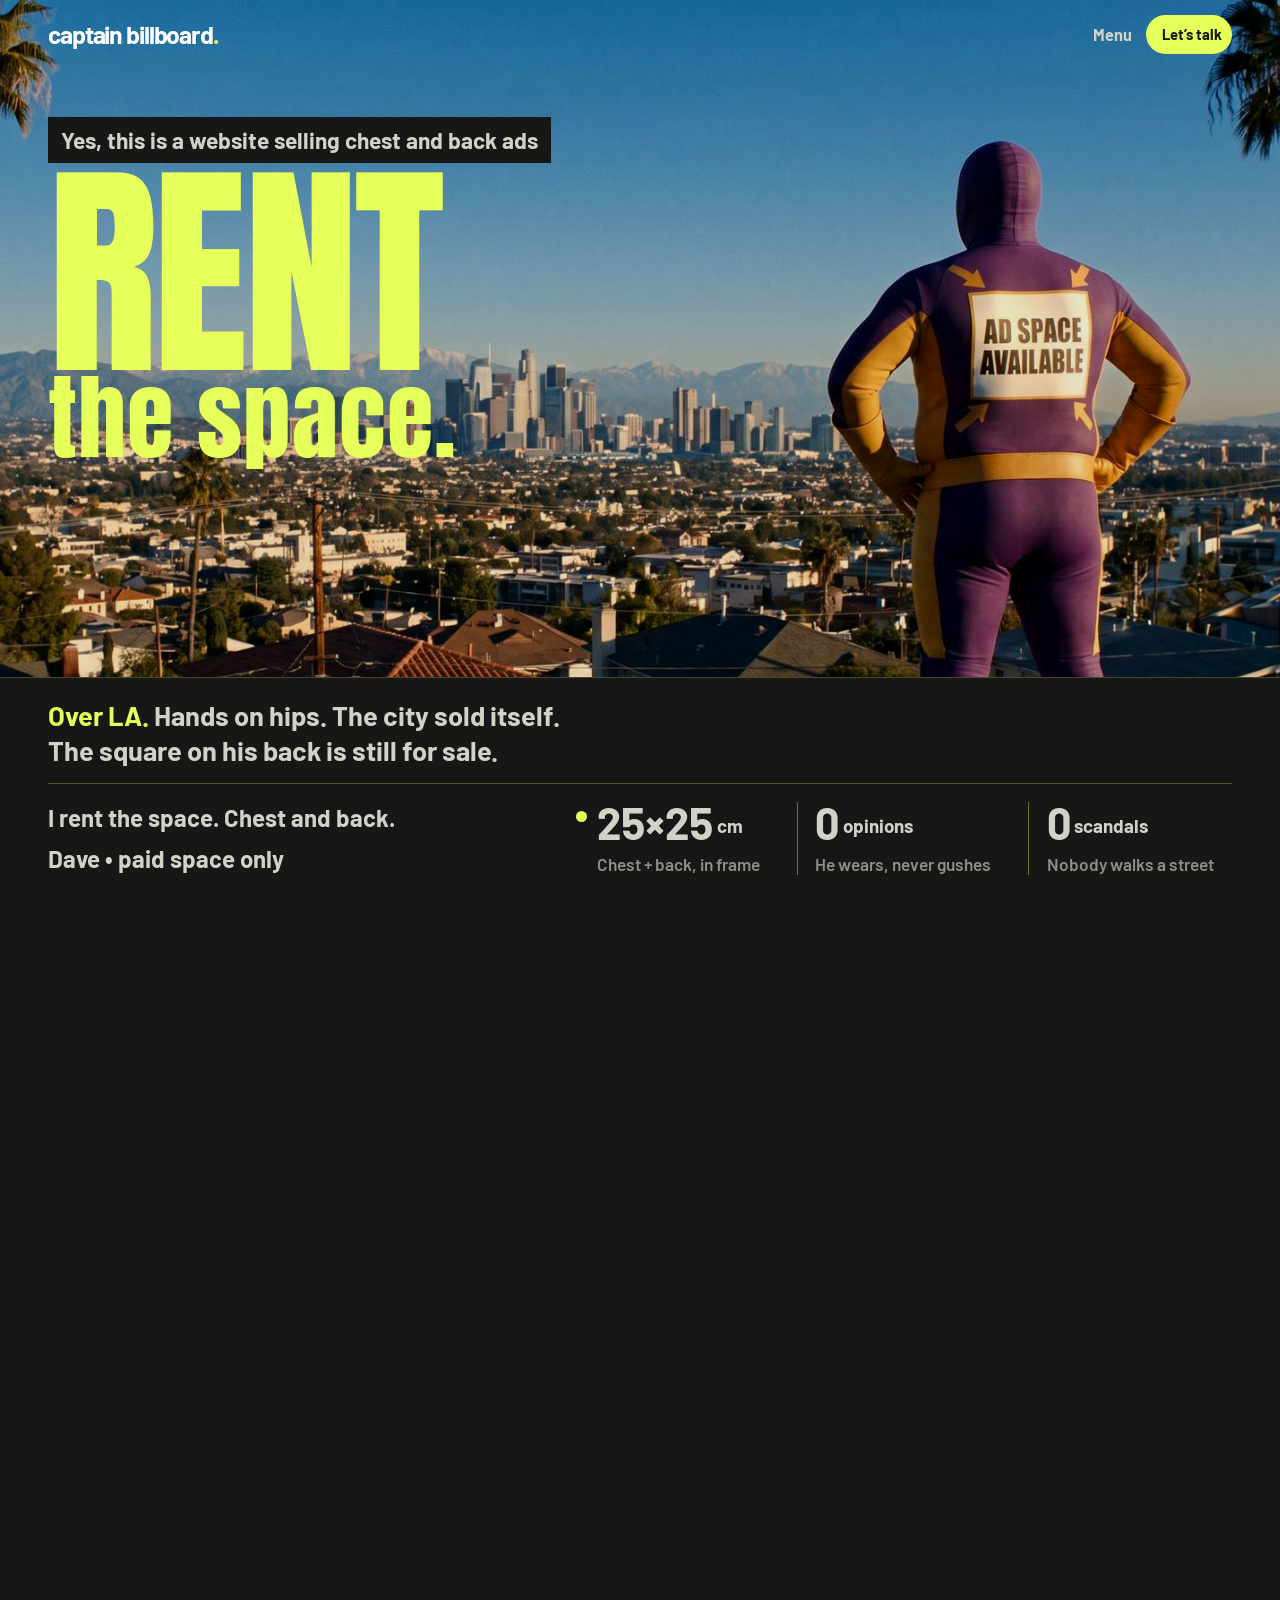
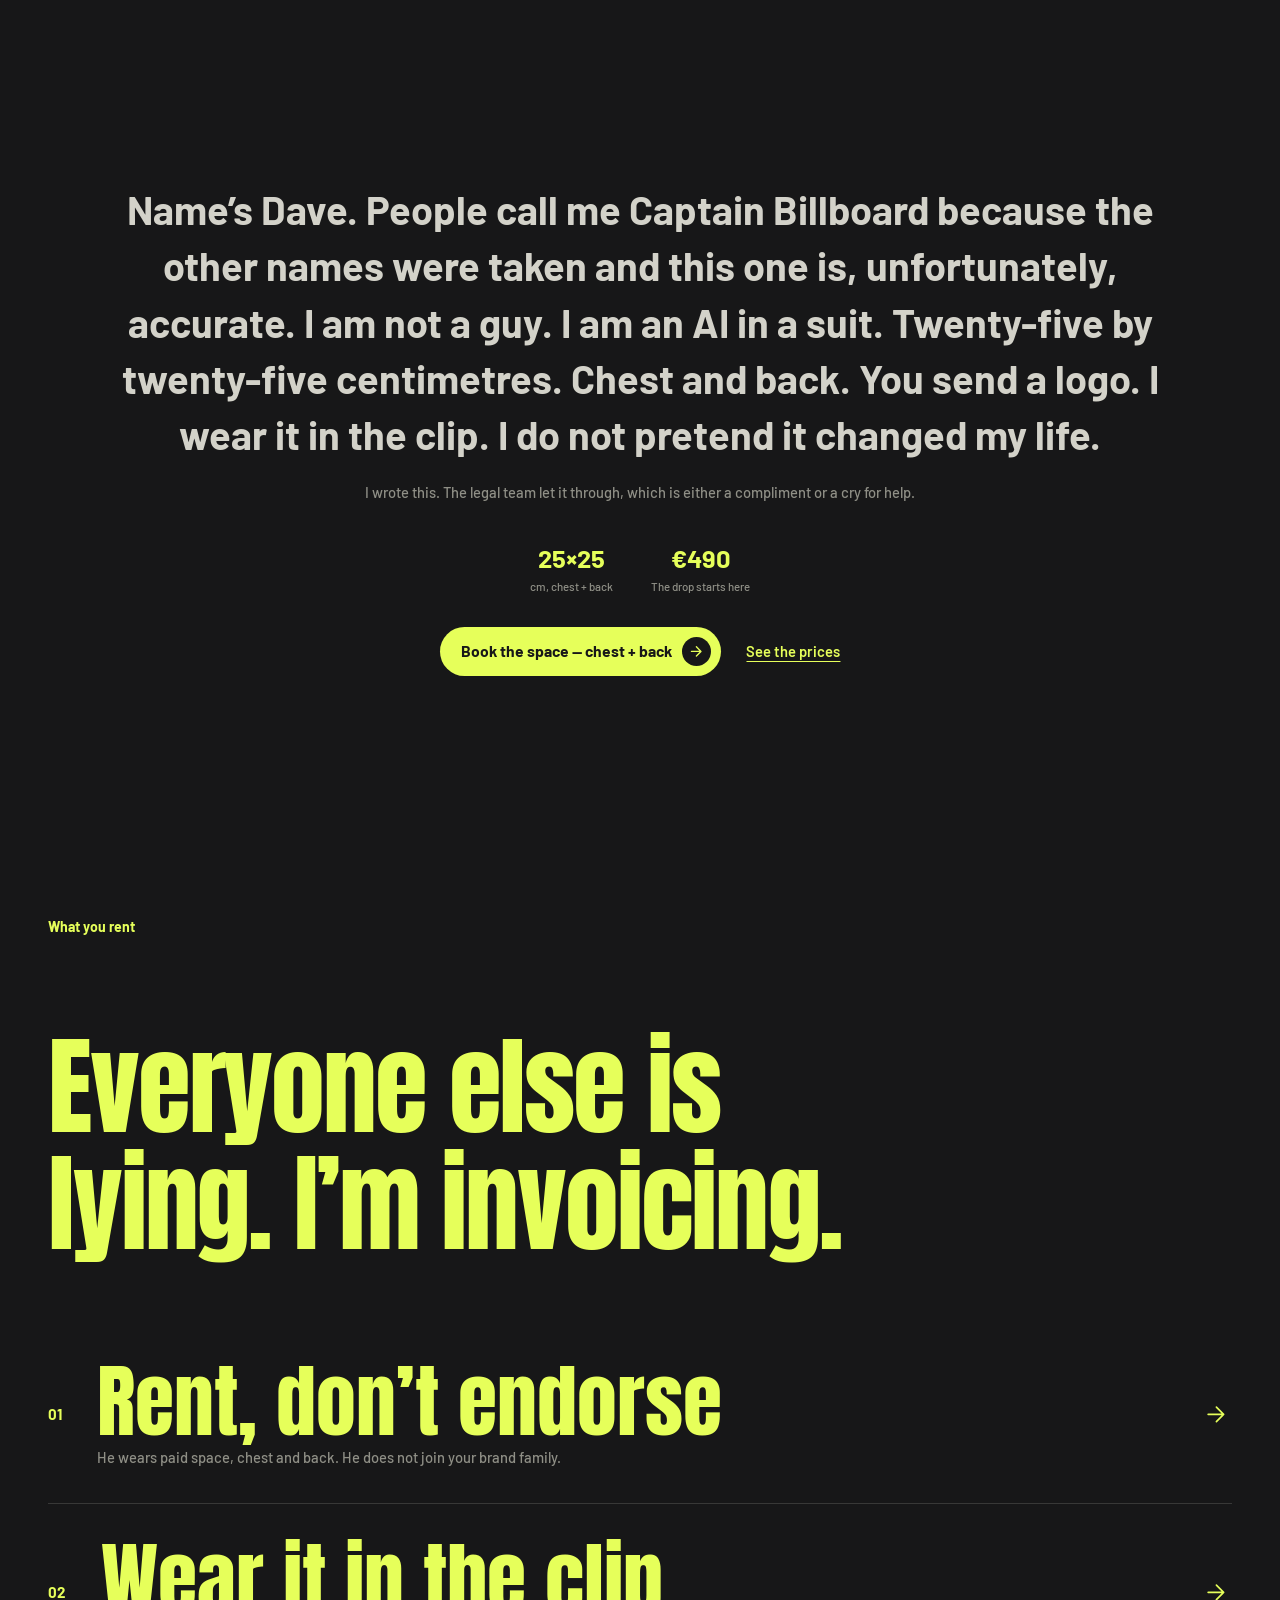
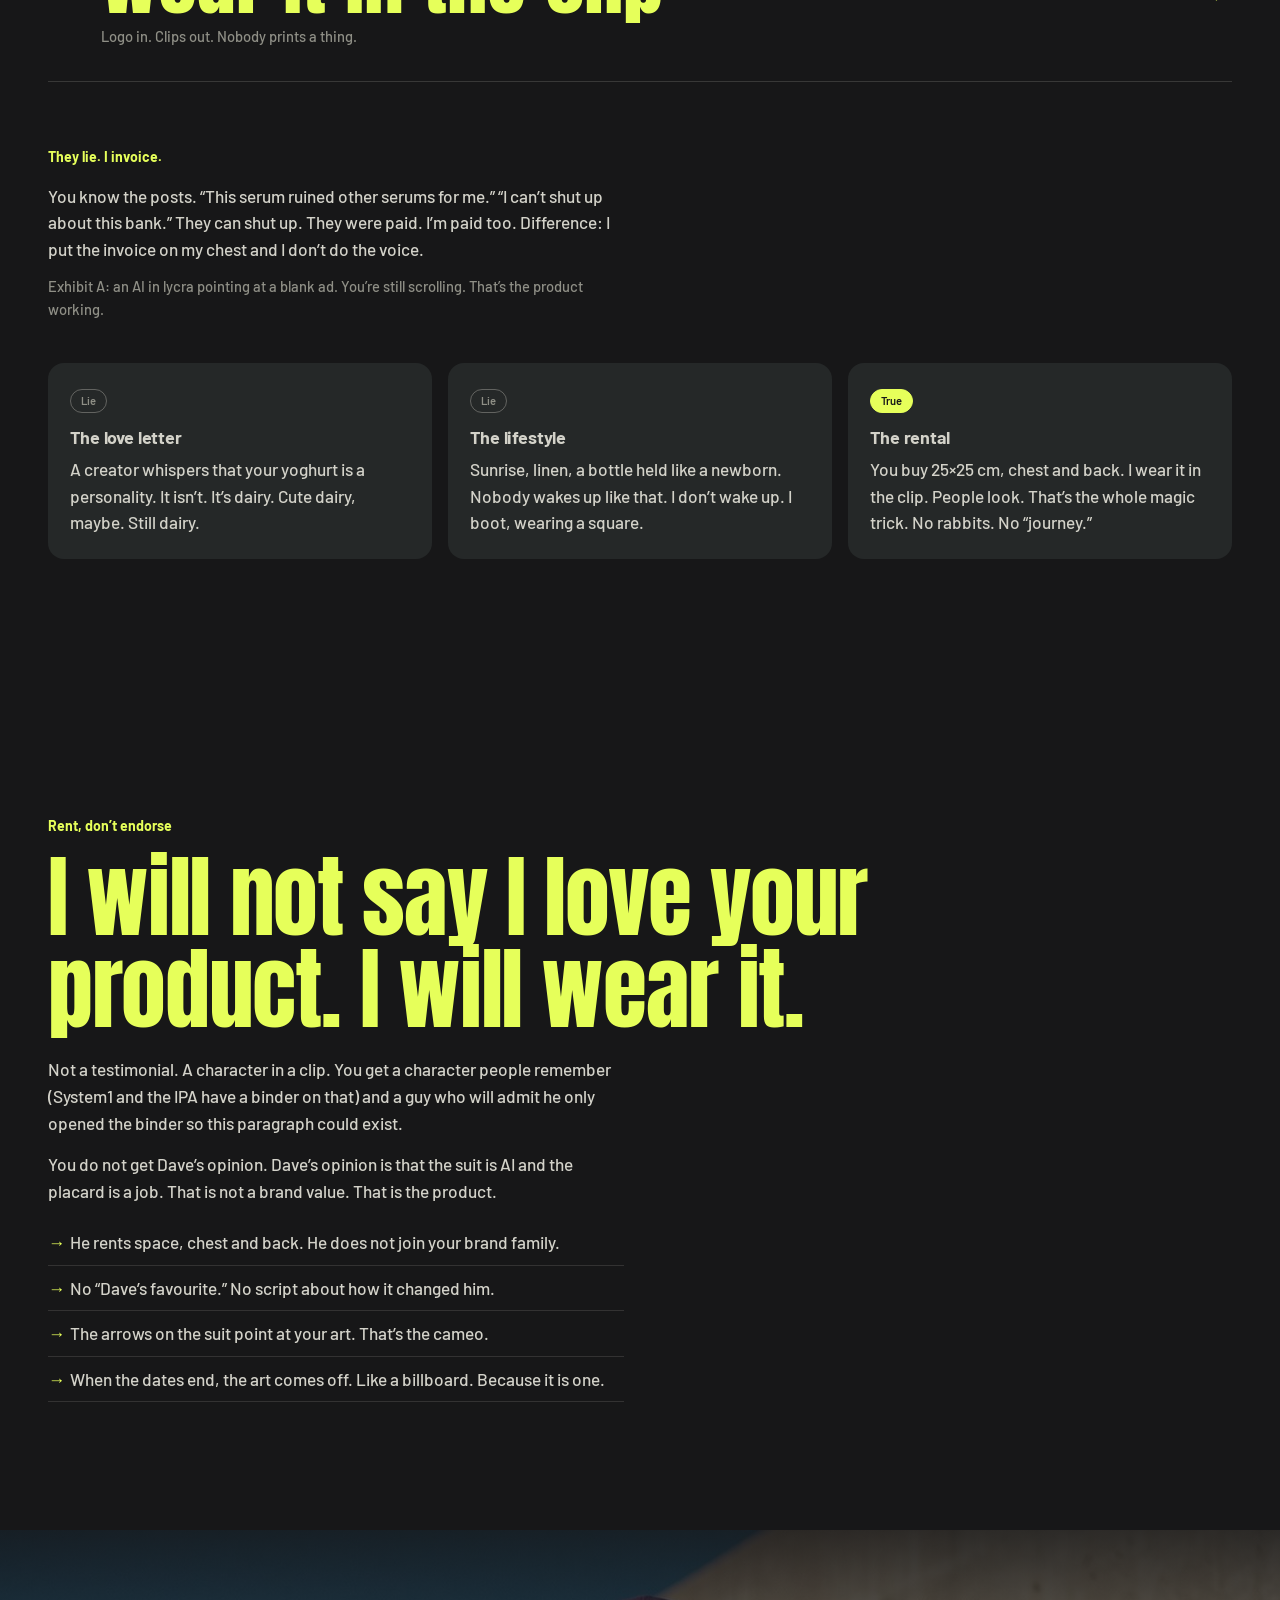
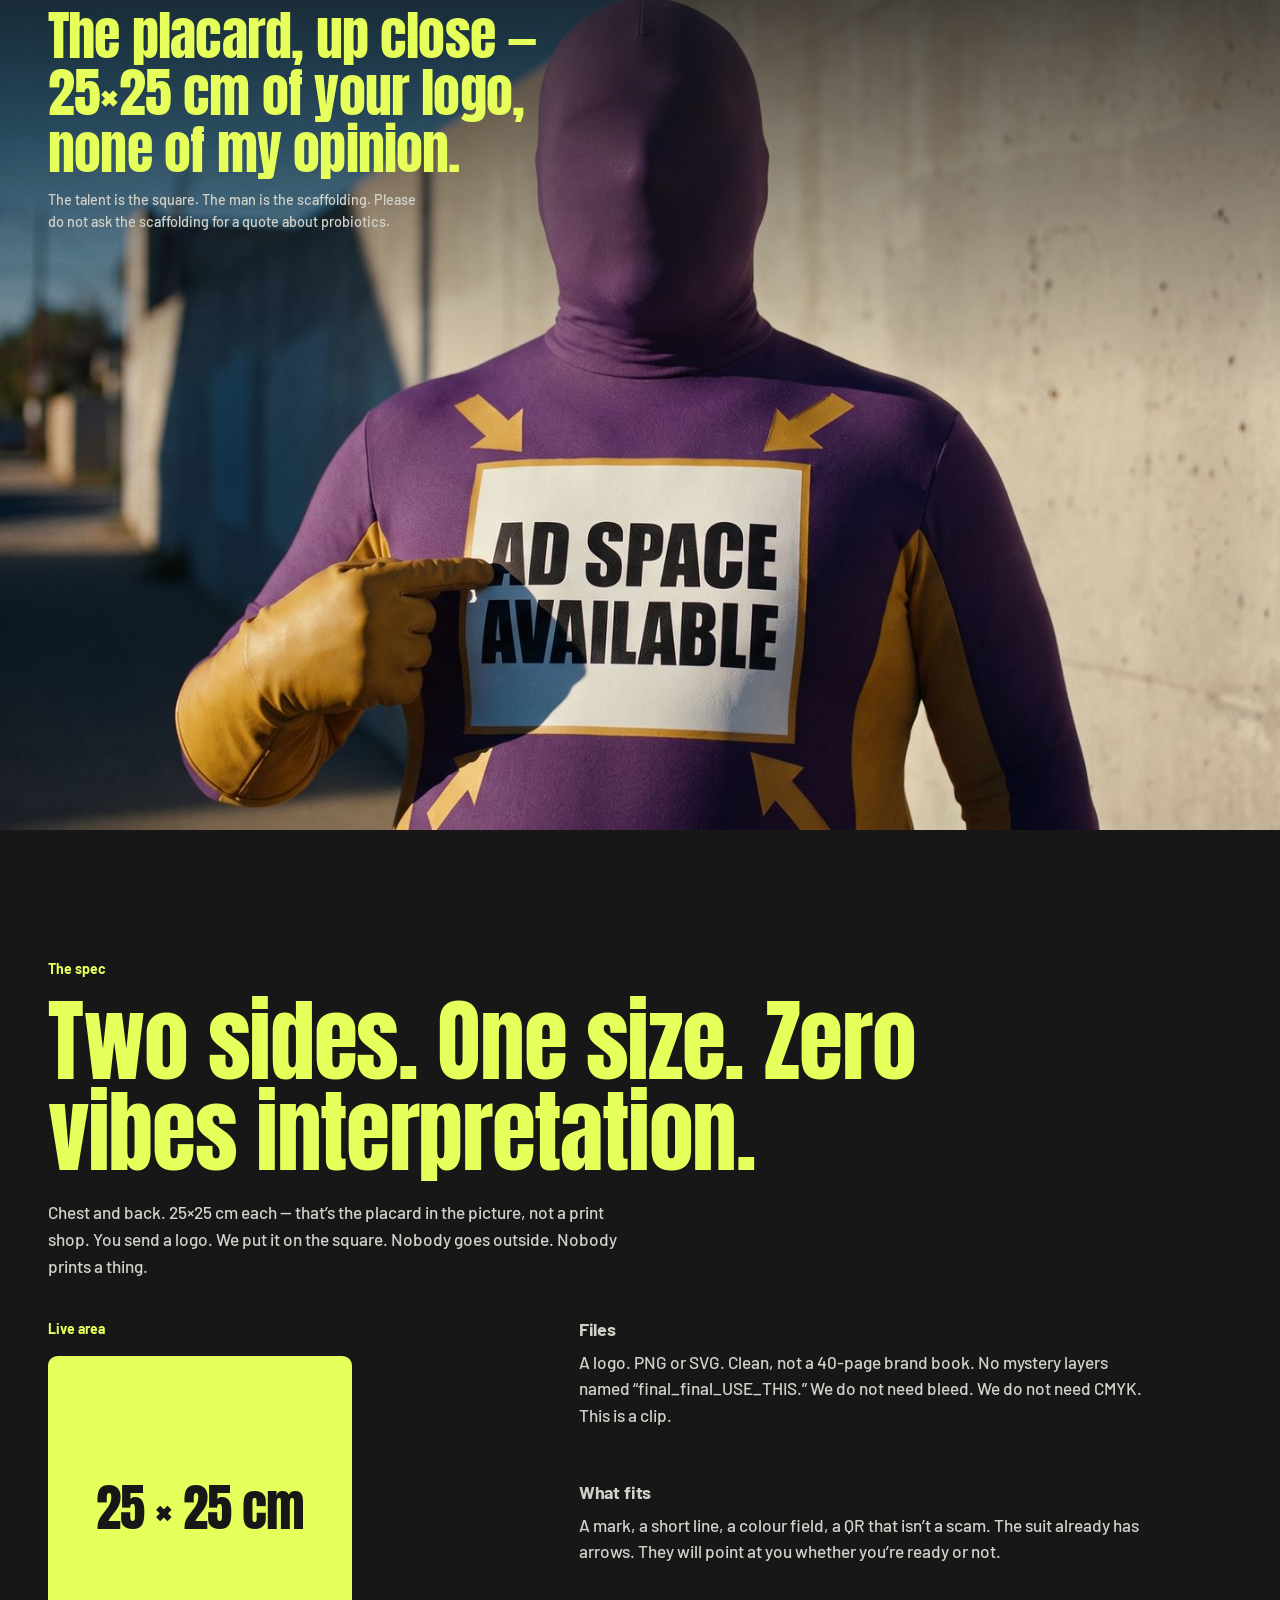
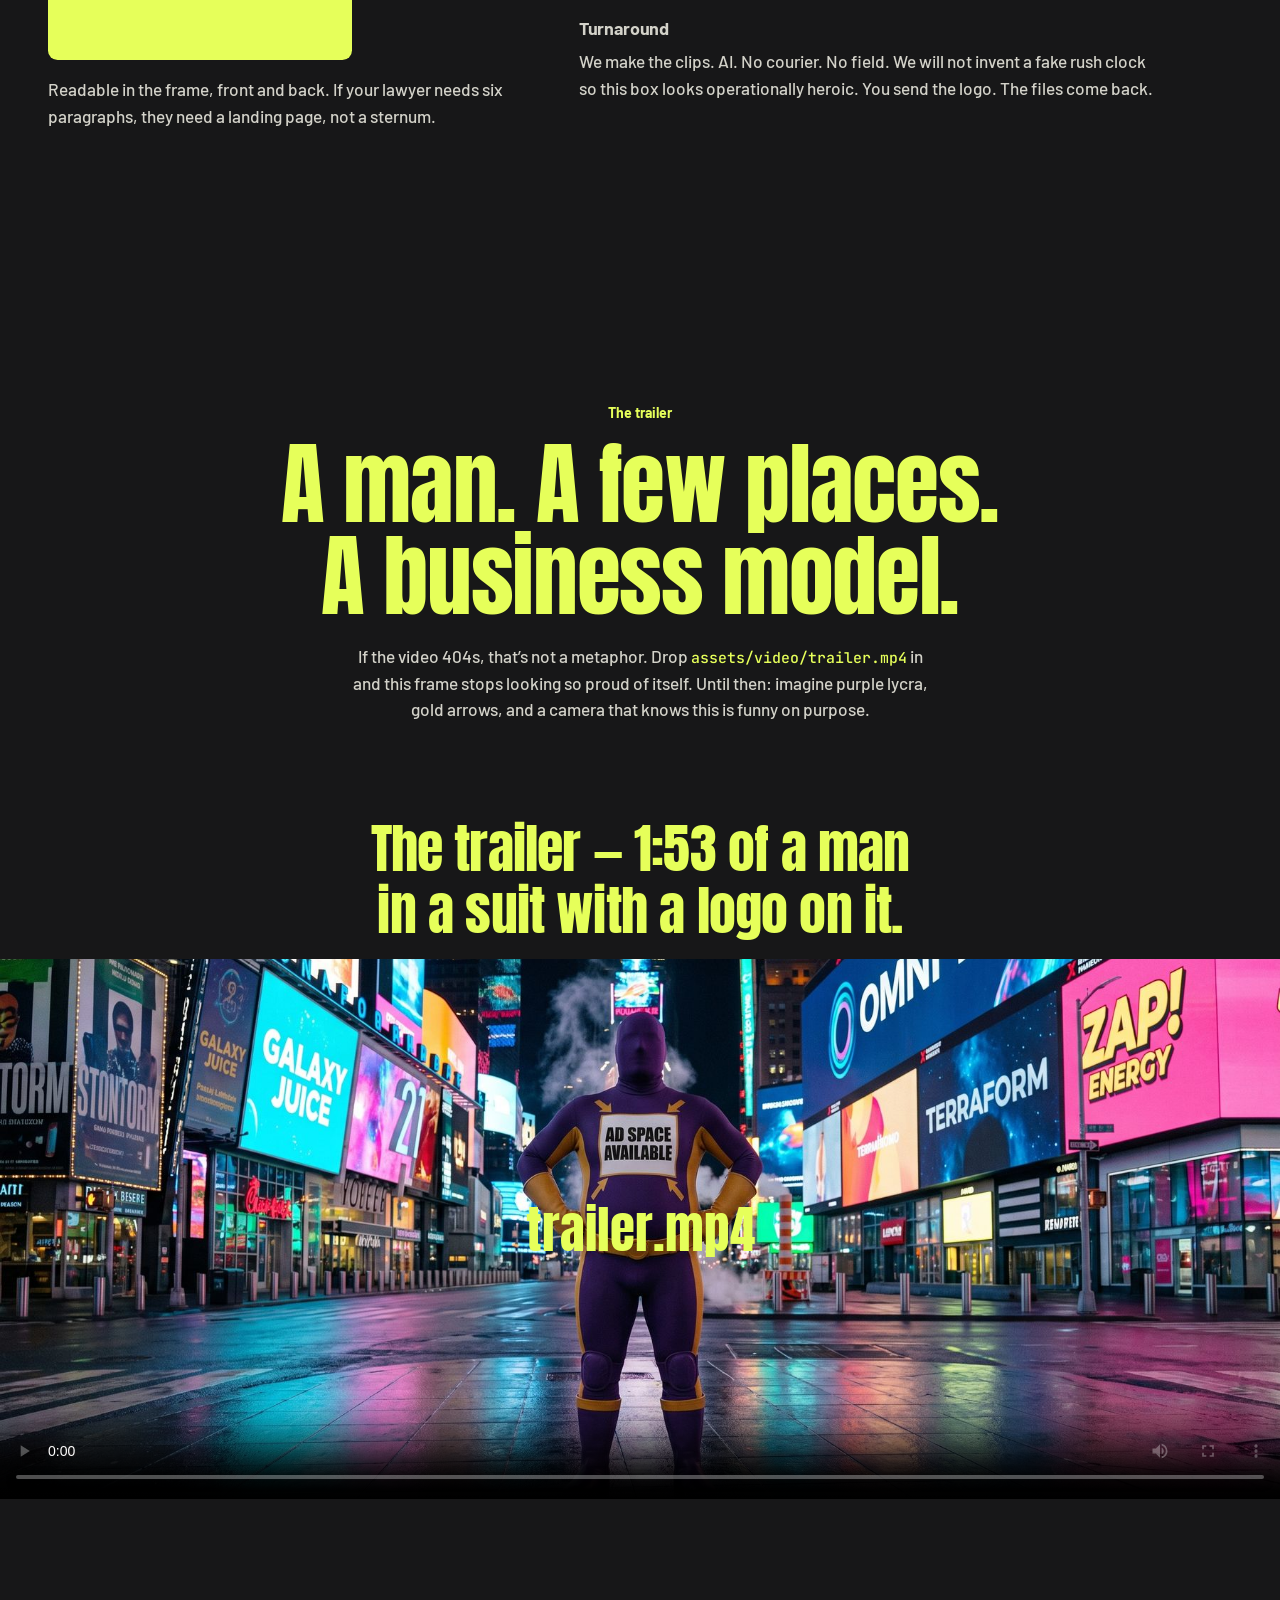
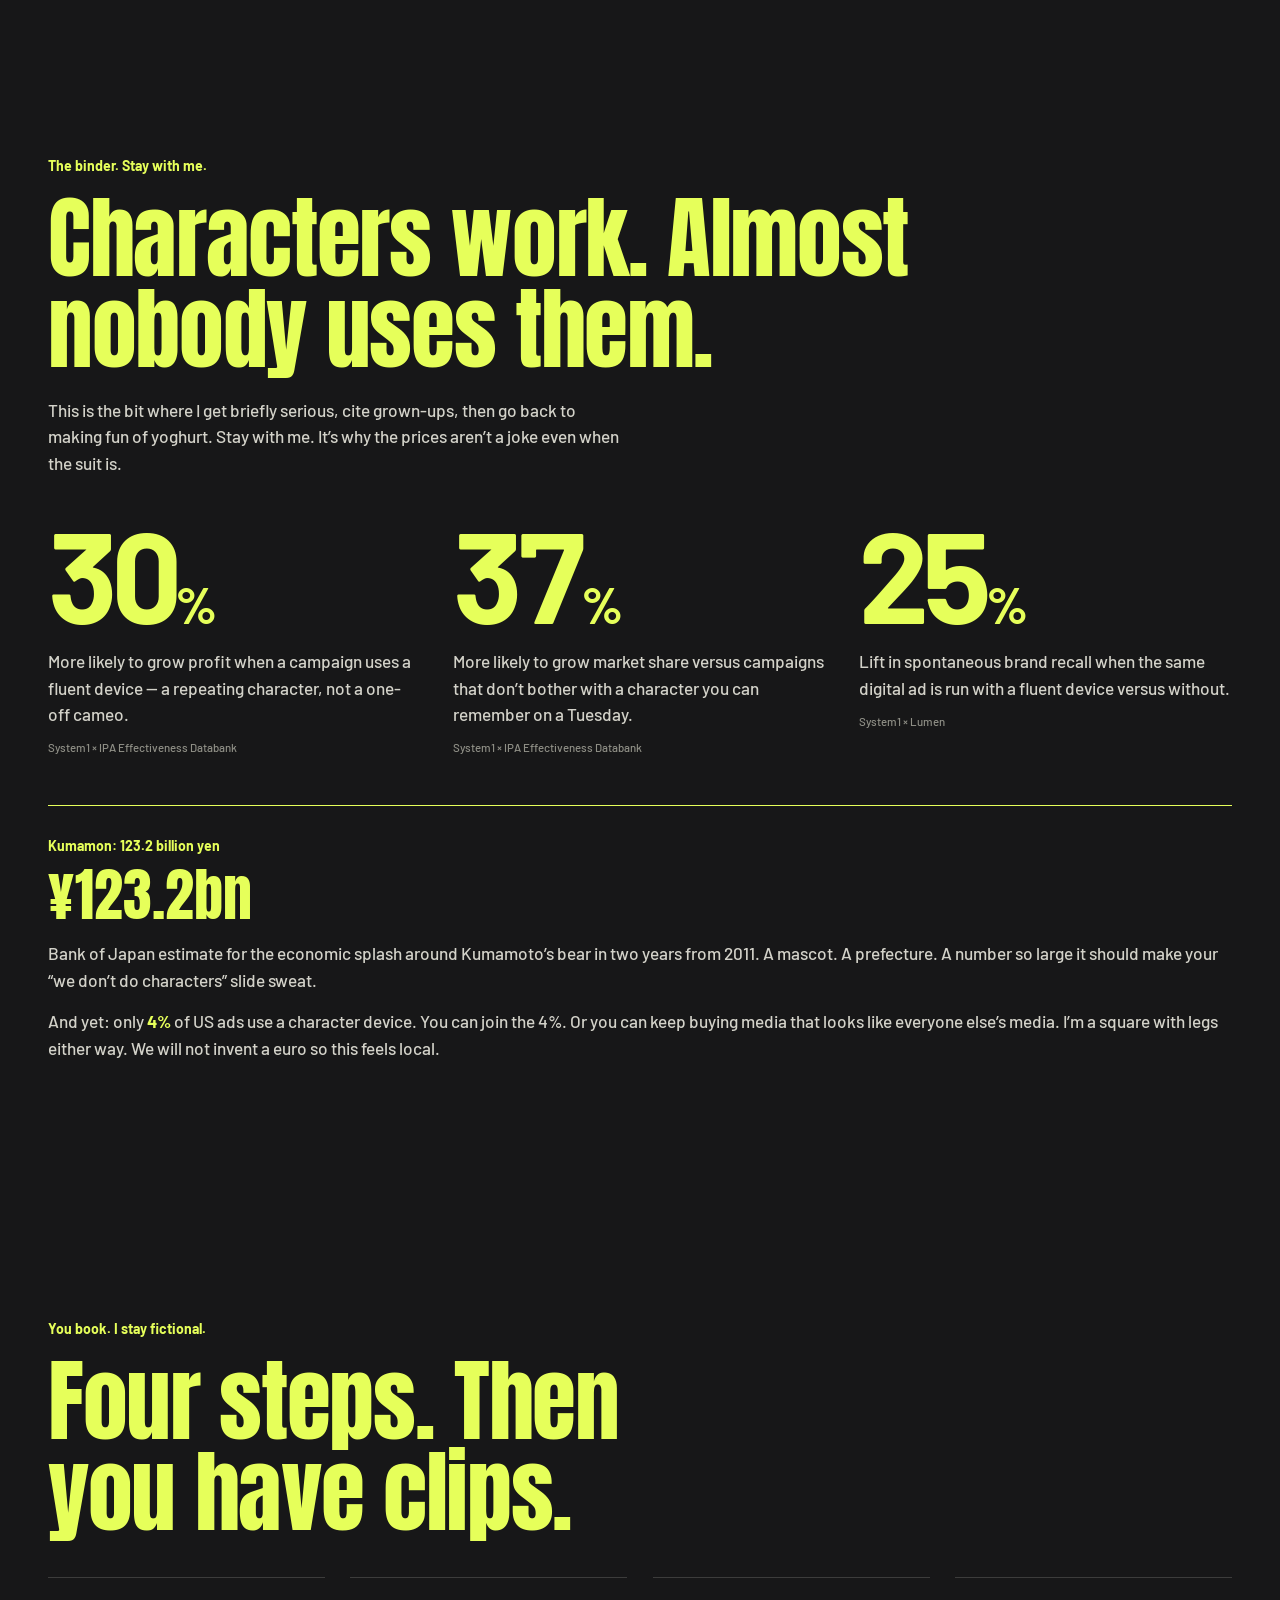
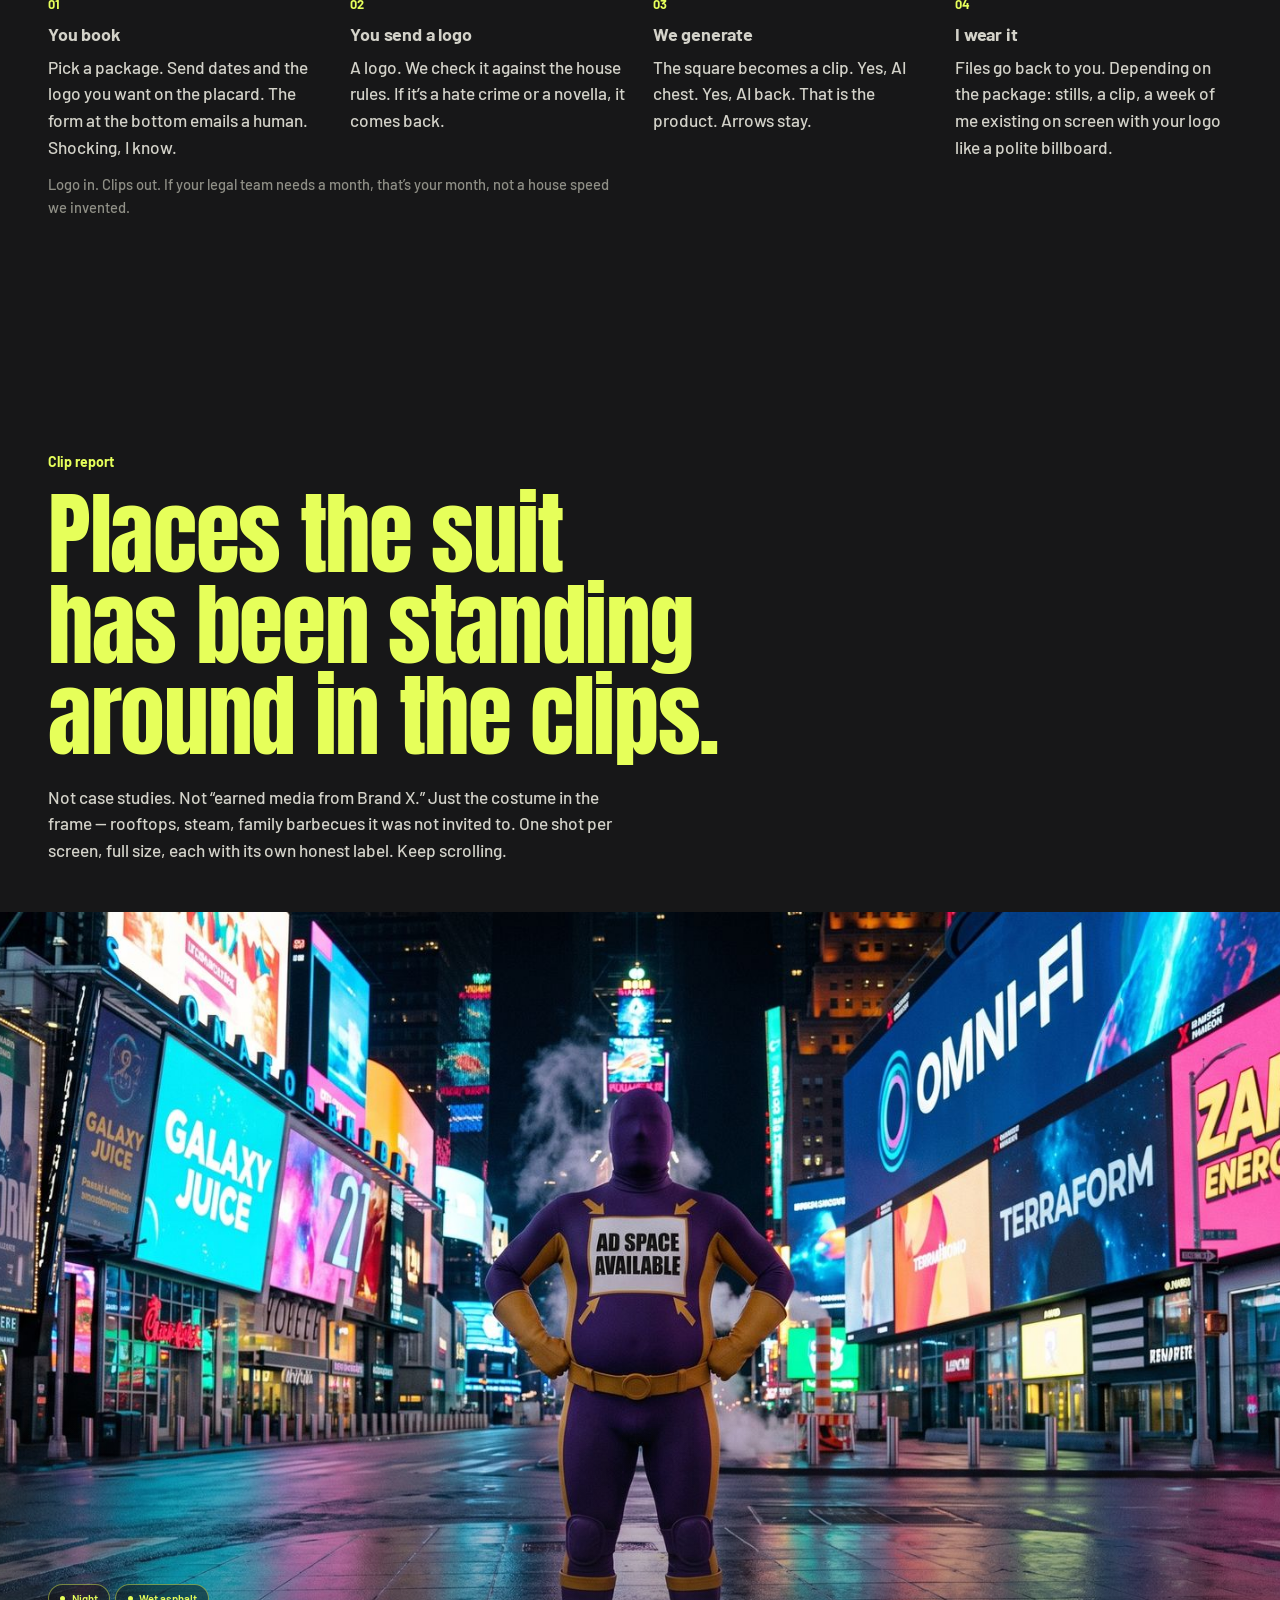
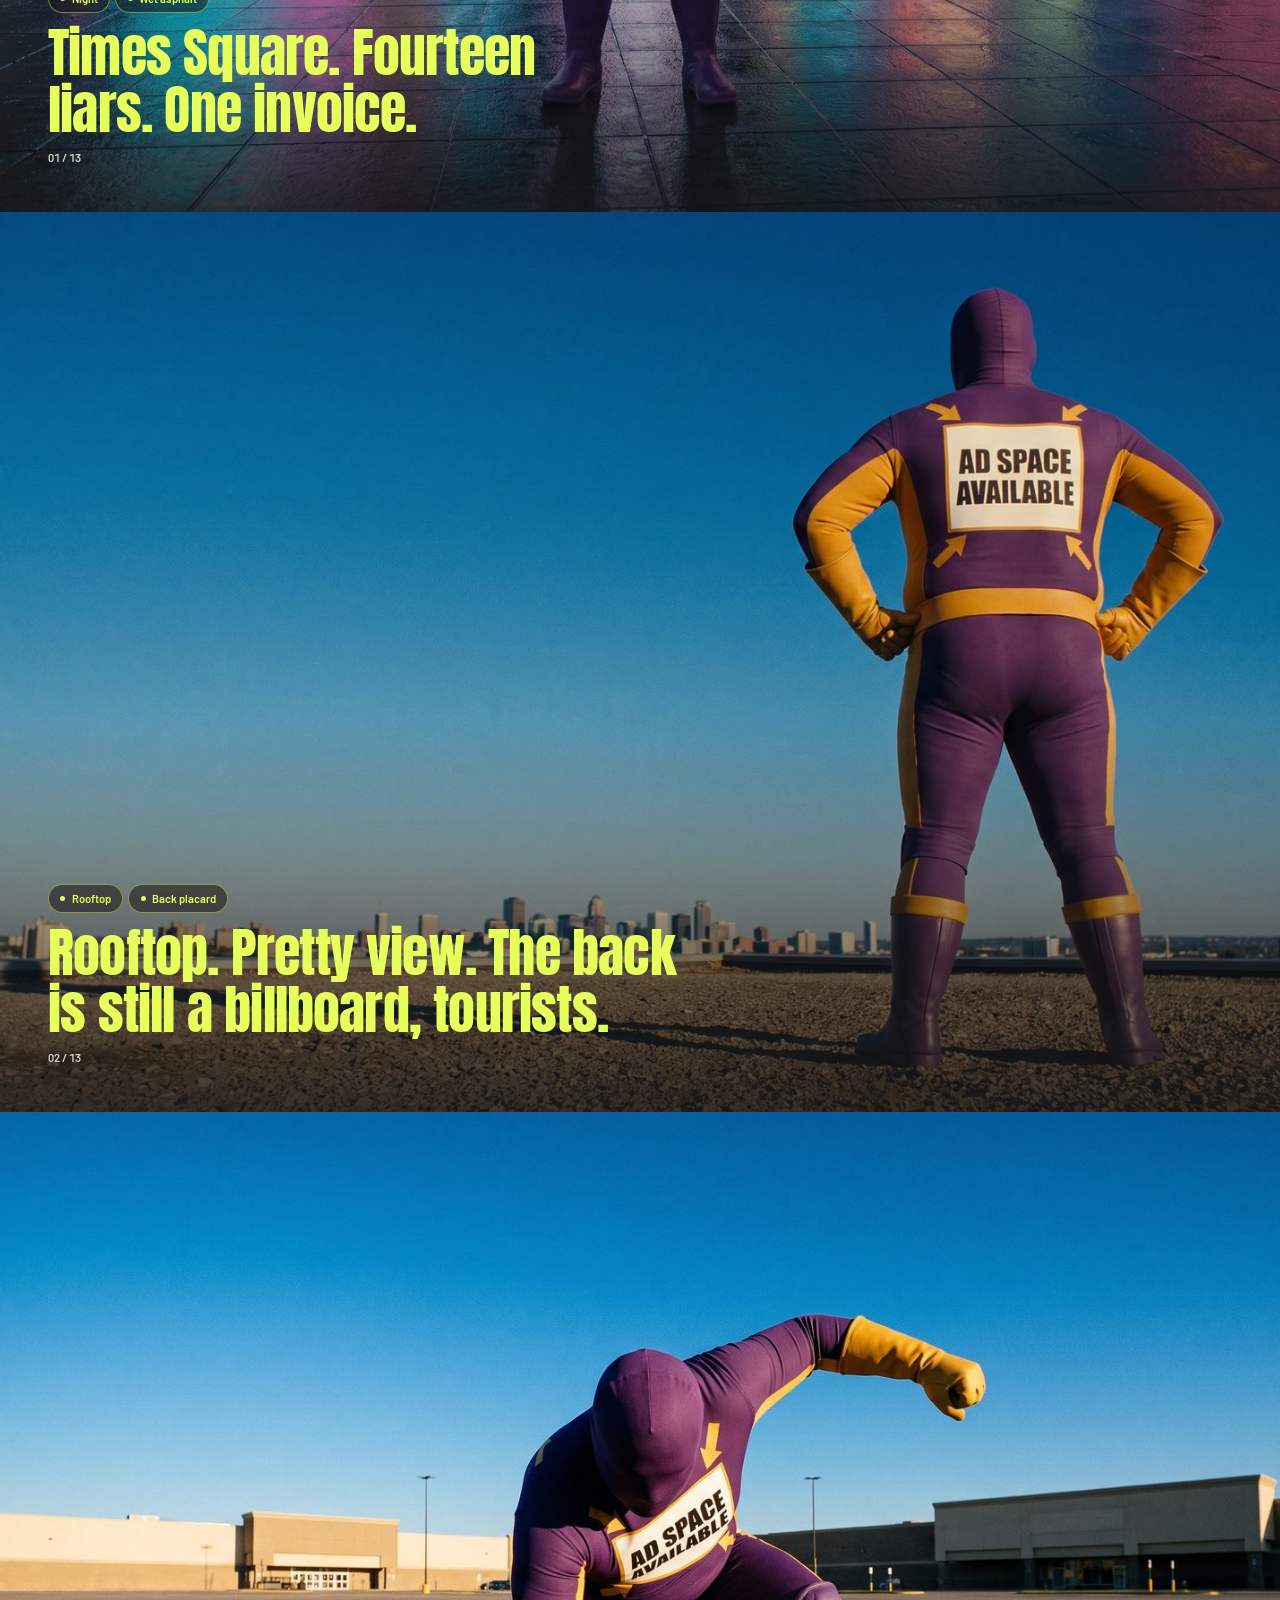
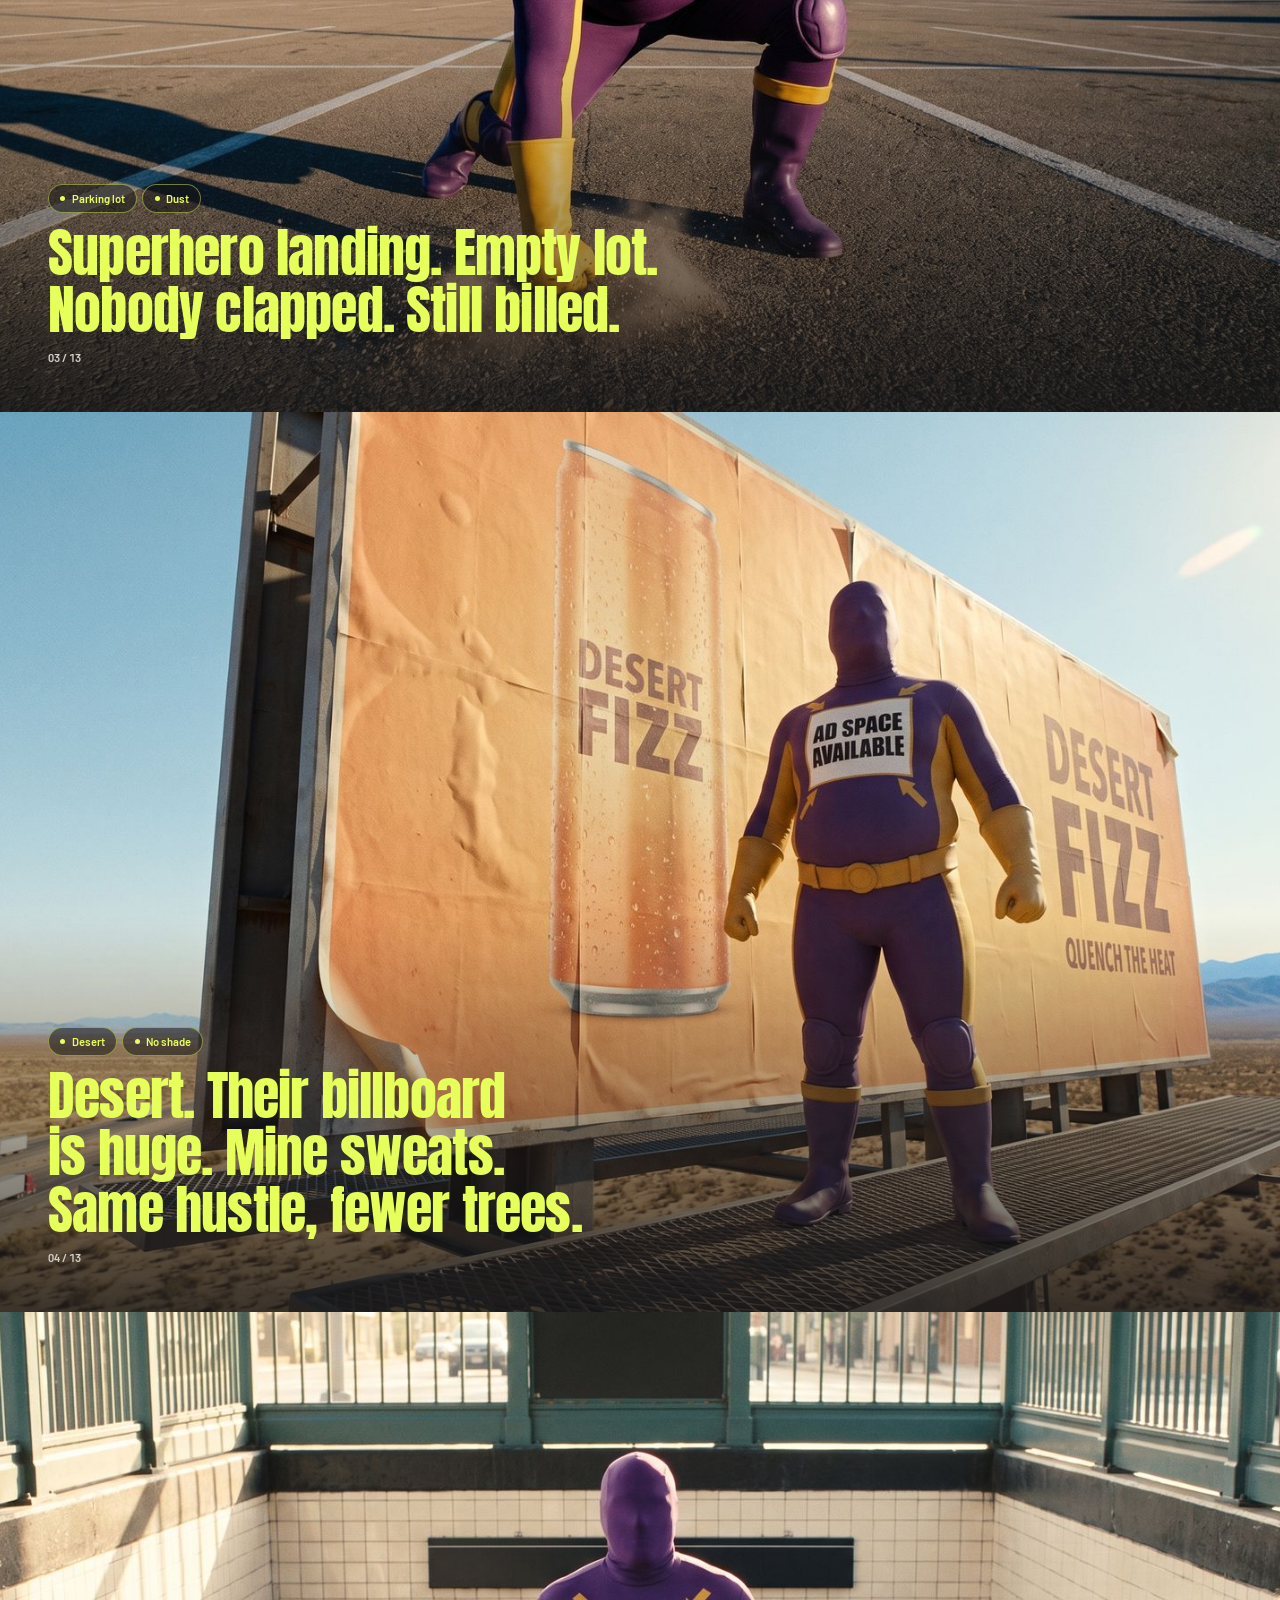
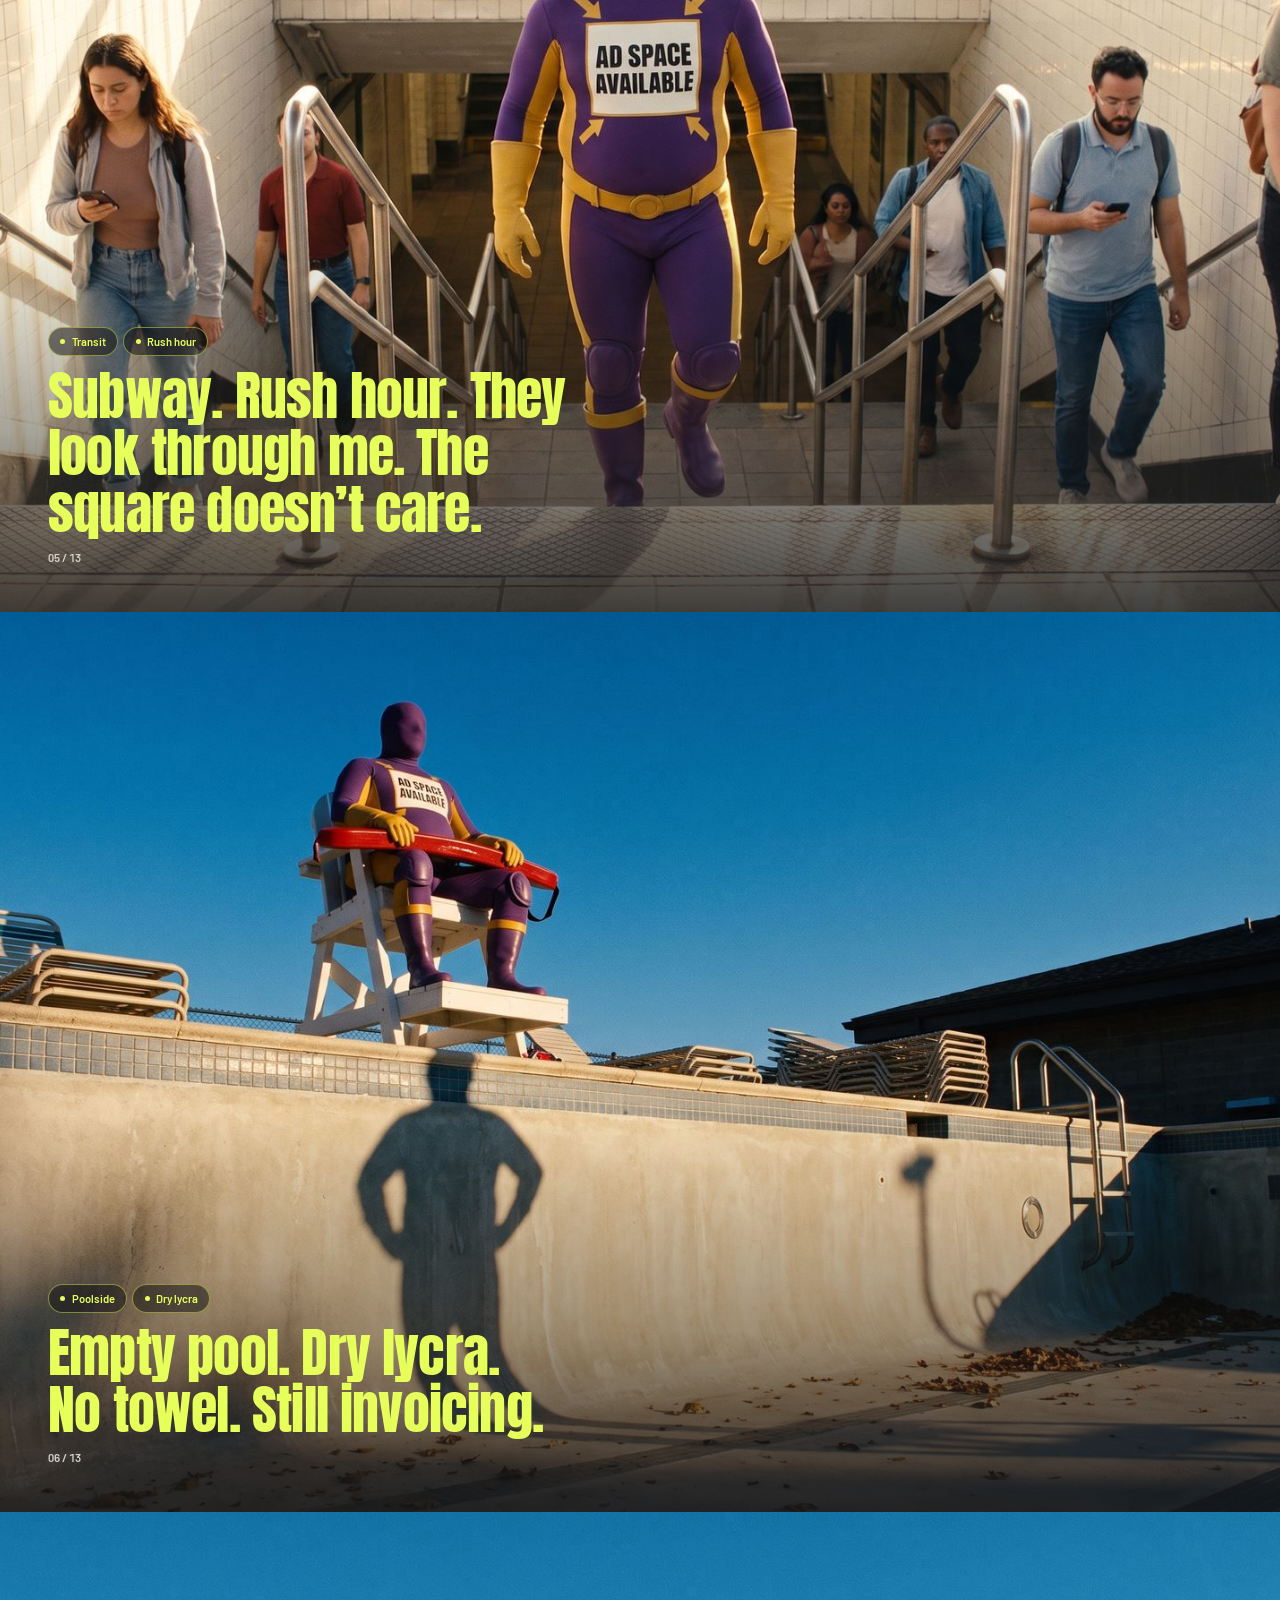
<file: index.html>
<!DOCTYPE html>
<html lang="en">
<head>
  <meta charset="utf-8">
  <meta name="viewport" content="width=device-width, initial-scale=1">
  <title>Captain Billboard — I rent the space. Chest and back.</title>
  <meta name="description" content="Dave is an AI character. He rents 25×25 cm on the placard, chest and back, in the clip. He does not endorse products. He just wears paid space. Book at booking@captainbillboard.com.">
  <meta name="theme-color" content="#171718">
  <meta property="og:type" content="website">
  <meta property="og:title" content="Captain Billboard — I rent the space. Chest and back.">
  <meta property="og:description" content="25×25 cm on the placard, chest and back, in the clip. Dave is an AI character. He does not endorse products. He just wears paid space.">
  <meta property="og:image" content="assets/img/hills.jpg">
  <meta name="twitter:card" content="summary_large_image">
  <meta name="twitter:title" content="Captain Billboard — I rent the space. Chest and back.">
  <meta name="twitter:description" content="25×25 cm on the placard, chest and back, in the clip. He does not endorse products. He just wears paid space.">
  <meta name="twitter:image" content="assets/img/hills.jpg">
  <link rel="icon" href="assets/img/favicon.svg" type="image/svg+xml">
  <link rel="icon" href="assets/img/favicon.png" type="image/png">
  <link rel="preload" href="assets/fonts/anton-latin-400.woff2" as="font" type="font/woff2" crossorigin>
  <link rel="preload" href="assets/fonts/barlow-latin-400.woff2" as="font" type="font/woff2" crossorigin>
  <link rel="stylesheet" href="assets/fonts/fonts.css">
  <link rel="stylesheet" href="css/styles.css">
</head>
<body>
  <a class="skip" href="#main">Skip the preamble</a>

  <header class="nav">
    <a class="mark" href="#top">captain billboard<span class="mark__dot">.</span></a>
    <div class="nav__end">
      <button class="menu-btn" type="button" aria-expanded="false" aria-controls="site-menu">Menu</button>
      <a class="pill" href="#book">Let’s talk</a>
    </div>
  </header>

  <nav class="menu" id="site-menu" hidden>
    <div class="menu__inner">
      <div class="menu__links">
        <a href="#top">Home</a>
        <a href="#confession">Confession</a>
        <a href="#liars">Liars</a>
        <a href="#spec">Spec</a>
        <a href="#trailer">Trailer</a>
        <a href="#proof">Proof</a>
        <a href="#field">Clip report</a>
        <a href="#rates">Rate card</a>
        <a href="#rules">House rules</a>
        <a href="#faq">FAQ</a>
        <a href="#book">Book</a>
      </div>
      <div class="menu__foot">
        <a class="menu__mail" href="mailto:booking@captainbillboard.com">booking@captainbillboard.com</a>
        <p>Dave is an AI character. Nothing is printed. Nobody goes into the field. The invoice is the adult.</p>
      </div>
    </div>
  </nav>

  <main id="main">
    <section class="hero" id="top" data-hero>
      <div class="hero__stage" data-hero-stage>
        <figure class="hero__shot" data-hero-pill>
          <img src="assets/img/hills.jpg" alt="Dave, Captain Billboard, standing on a hillside above Los Angeles with his hands on his hips, looking out over the downtown skyline and palm trees. The placard on his back reads AD SPACE AVAILABLE." width="1600" height="900" fetchpriority="high" decoding="async">
        </figure>

        <div class="hero__type" data-hero-type>
          <p class="hero__tag">Yes, this is a website selling chest and back ads</p>
          <h1 class="hero__giant">RENT</h1>
          <p class="hero__serif">the space.</p>
        </div>

        <div class="hero__foot" data-hero-strip>
          <p class="hero__credit"><b>Over LA.</b> Hands on hips. The city sold itself. The square on his back is still for sale.</p>

          <div class="hero__strip">
            <div class="hero__who">
              <p>I rent the space. Chest and back.</p>
              <p class="hero__who-light">Dave • paid space only</p>
            </div>
            <div class="chips" aria-label="Facts on file">
              <div class="chip">
                <span class="chip__live" aria-hidden="true"></span>
                <div>
                  <p class="chip__n">25×25<span>cm</span></p>
                  <p class="chip__l">Chest + back, in frame</p>
                </div>
              </div>
              <div class="chip">
                <div>
                  <p class="chip__n">0<span>opinions</span></p>
                  <p class="chip__l">He wears, never gushes</p>
                </div>
              </div>
              <div class="chip">
                <div>
                  <p class="chip__n">0<span>scandals</span></p>
                  <p class="chip__l">Nobody walks a street</p>
                </div>
              </div>
            </div>
          </div>
        </div>
      </div>
    </section>

    <section class="statement" id="confession">
      <p class="statement__lede" data-split>Name’s Dave. People call me Captain Billboard because the other names were taken and this one is, unfortunately, accurate. I am not a guy. I am an AI in a suit. Twenty-five by twenty-five centimetres. Chest and back. You send a logo. I wear it in the clip. I do not pretend it changed my life.</p>
      <p class="note reveal">I wrote this. The legal team let it through, which is either a compliment or a cry for help.</p>

      <div class="statement__end">
        <div class="meta reveal">
          <div><b>25×25</b><span>cm, chest + back</span></div>
          <div><b>€490</b><span>The drop starts here</span></div>
        </div>
        <div class="cta-row reveal">
          <a class="pill pill--lime pill--lg" href="#book">Book the space — chest + back <span class="arrow" aria-hidden="true"><svg viewBox="0 0 24 24" aria-hidden="true"><path d="M5 12h13M12 5.5 18.5 12 12 18.5"/></svg></span></a>
          <a class="text-link" href="#rates">See the prices</a>
        </div>
      </div>
    </section>

    <section class="block" id="liars">
      <p class="eyebrow reveal">What you rent</p>
      <p class="pull reveal">Everyone else is lying. I’m invoicing.</p>

      <div class="rows">
        <a class="row reveal" href="#rent">
          <span class="row__num" aria-hidden="true"><i>01</i><i>01</i></span>
          <span class="row__title">Rent, don’t endorse</span>
          <span class="row__sub">He wears paid space, chest and back. He does not join your brand family.</span>
          <span class="row__arrow" aria-hidden="true"><svg viewBox="0 0 24 24"><path d="M4 12h15M12 5 19 12 12 19"/></svg></span>
        </a>
        <a class="row reveal" href="#spec">
          <span class="row__num" aria-hidden="true"><i>02</i><i>02</i></span>
          <span class="row__title">Wear it in the clip</span>
          <span class="row__sub">Logo in. Clips out. Nobody prints a thing.</span>
          <span class="row__arrow" aria-hidden="true"><svg viewBox="0 0 24 24"><path d="M4 12h15M12 5 19 12 12 19"/></svg></span>
        </a>
      </div>

      <div class="prose reveal">
        <p class="kicker">They lie. I invoice.</p>
        <p>You know the posts. “This serum ruined other serums for me.” “I can’t shut up about this bank.” They can shut up. They were paid. I’m paid too. Difference: I put the invoice on my chest and I don’t do the voice.</p>
        <p class="note">Exhibit A: an AI in lycra pointing at a blank ad. You’re still scrolling. That’s the product working.</p>
      </div>

      <div class="lies">
        <article class="lie reveal">
          <p class="lie__tag">Lie</p>
          <h3>The love letter</h3>
          <p>A creator whispers that your yoghurt is a personality. It isn’t. It’s dairy. Cute dairy, maybe. Still dairy.</p>
        </article>
        <article class="lie reveal">
          <p class="lie__tag">Lie</p>
          <h3>The lifestyle</h3>
          <p>Sunrise, linen, a bottle held like a newborn. Nobody wakes up like that. I don’t wake up. I boot, wearing a square.</p>
        </article>
        <article class="lie lie--true reveal">
          <p class="lie__tag">True</p>
          <h3>The rental</h3>
          <p>You buy 25×25 cm, chest and back. I wear it in the clip. People look. That’s the whole magic trick. No rabbits. No “journey.”</p>
        </article>
      </div>
    </section>

    <section class="block" id="rent">
      <p class="eyebrow reveal">Rent, don’t endorse</p>
      <h2 class="display reveal">I will not say I love your product. I will wear it.</h2>
      <div class="prose reveal">
        <p>Not a testimonial. A character in a clip. You get a character people remember (System1 and the IPA have a binder on that) and a guy who will admit he only opened the binder so this paragraph could exist.</p>
        <p>You do not get Dave’s opinion. Dave’s opinion is that the suit is AI and the placard is a job. That is not a brand value. That is the product.</p>
        <ul class="ticks">
          <li>He rents space, chest and back. He does not join your brand family.</li>
          <li>No “Dave’s favourite.” No script about how it changed him.</li>
          <li>The arrows on the suit point at your art. That’s the cameo.</li>
          <li>When the dates end, the art comes off. Like a billboard. Because it is one.</li>
        </ul>
      </div>
    </section>

    <figure class="shot shot--spec">
      <img src="assets/img/placard.jpg" alt="Close-up of the white chest placard on Dave’s suit, framed by yellow arrows, reading AD SPACE AVAILABLE." width="1200" height="900" loading="lazy" decoding="async">
      <figcaption>
        <h3 class="shot__title">The placard, up close — 25×25 cm of your logo, none of my opinion.</h3>
        <p class="shot__note">The talent is the square. The man is the scaffolding. Please do not ask the scaffolding for a quote about probiotics.</p>
      </figcaption>
    </figure>

    <section class="block" id="spec">
      <p class="eyebrow reveal">The spec</p>
      <h2 class="display reveal">Two sides. One size. Zero vibes interpretation.</h2>
      <p class="measure reveal">Chest and back. 25×25 cm each — that’s the placard in the picture, not a print shop. You send a logo. We put it on the square. Nobody goes outside. Nobody prints a thing.</p>

      <div class="spec">
        <div class="reveal">
          <p class="kicker">Live area</p>
          <p class="spec__box">25 × 25 cm</p>
          <p>Readable in the frame, front and back. If your lawyer needs six paragraphs, they need a landing page, not a sternum.</p>
        </div>
        <div class="spec__notes">
          <article class="reveal">
            <h3>Files</h3>
            <p>A logo. PNG or SVG. Clean, not a 40-page brand book. No mystery layers named “final_final_USE_THIS.” We do not need bleed. We do not need CMYK. This is a clip.</p>
          </article>
          <article class="reveal">
            <h3>What fits</h3>
            <p>A mark, a short line, a colour field, a QR that isn’t a scam. The suit already has arrows. They will point at you whether you’re ready or not.</p>
          </article>
          <article class="reveal">
            <h3>Turnaround</h3>
            <p>We make the clips. AI. No courier. No field. We will not invent a fake rush clock so this box looks operationally heroic. You send the logo. The files come back.</p>
          </article>
        </div>
      </div>
    </section>

    <section class="block" id="trailer">
      <p class="eyebrow reveal">The trailer</p>
      <h2 class="display display--center reveal">A man. A few places. A business model.</h2>
      <p class="measure reveal">If the video 404s, that’s not a metaphor. Drop <code>assets/video/trailer.mp4</code> in and this frame stops looking so proud of itself. Until then: imagine purple lycra, gold arrows, and a camera that knows this is funny on purpose.</p>
      <p class="note reveal">Fourth-wall note: you are watching a trailer for advertising space on a fictional hero who is extremely real about money.</p>
      <p class="player__title reveal">The trailer — 1:53 of a man in a suit with a logo on it.</p>

      <figure class="player reveal">
        <video controls playsinline poster="assets/img/square.jpg" preload="metadata">
          <source src="assets/video/trailer.mp4" type="video/mp4">
          Your browser sat this one out. The file lives at assets/video/trailer.mp4.
        </video>
      </figure>
    </section>

    <section class="block" id="proof">
      <p class="eyebrow reveal">The binder. Stay with me.</p>
      <h2 class="display reveal">Characters work. Almost nobody uses them.</h2>
      <p class="measure reveal">This is the bit where I get briefly serious, cite grown-ups, then go back to making fun of yoghurt. Stay with me. It’s why the prices aren’t a joke even when the suit is.</p>

      <div class="stats">
        <article class="stat reveal">
          <p class="stat__n" data-count="30">0<span>%</span></p>
          <p>More likely to grow profit when a campaign uses a fluent device — a repeating character, not a one-off cameo.</p>
          <p class="source">System1 × IPA Effectiveness Databank</p>
        </article>
        <article class="stat reveal">
          <p class="stat__n" data-count="37">0<span>%</span></p>
          <p>More likely to grow market share versus campaigns that don’t bother with a character you can remember on a Tuesday.</p>
          <p class="source">System1 × IPA Effectiveness Databank</p>
        </article>
        <article class="stat reveal">
          <p class="stat__n" data-count="25">0<span>%</span></p>
          <p>Lift in spontaneous brand recall when the same digital ad is run with a fluent device versus without.</p>
          <p class="source">System1 × Lumen</p>
        </article>
      </div>

      <div class="rule reveal">
        <p class="kicker">Kumamon: 123.2 billion yen</p>
        <p class="rule__n">¥123.2bn</p>
        <p>Bank of Japan estimate for the economic splash around Kumamoto’s bear in two years from 2011. A mascot. A prefecture. A number so large it should make your “we don’t do characters” slide sweat.</p>
        <p>And yet: only <b>4%</b> of US ads use a character device. You can join the 4%. Or you can keep buying media that looks like everyone else’s media. I’m a square with legs either way. We will not invent a euro so this feels local.</p>
      </div>
    </section>

    <section class="block" id="how">
      <p class="eyebrow reveal">You book. I stay fictional.</p>
      <h2 class="display reveal">Four steps. Then you have clips.</h2>
      <ol class="steps">
        <li class="reveal">
          <span>01</span>
          <h3>You book</h3>
          <p>Pick a package. Send dates and the logo you want on the placard. The form at the bottom emails a human. Shocking, I know.</p>
        </li>
        <li class="reveal">
          <span>02</span>
          <h3>You send a logo</h3>
          <p>A logo. We check it against the house rules. If it’s a hate crime or a novella, it comes back.</p>
        </li>
        <li class="reveal">
          <span>03</span>
          <h3>We generate</h3>
          <p>The square becomes a clip. Yes, AI chest. Yes, AI back. That is the product. Arrows stay.</p>
        </li>
        <li class="reveal">
          <span>04</span>
          <h3>I wear it</h3>
          <p>Files go back to you. Depending on the package: stills, a clip, a week of me existing on screen with your logo like a polite billboard.</p>
        </li>
      </ol>
      <p class="note reveal">Logo in. Clips out. If your legal team needs a month, that’s your month, not a house speed we invented.</p>
    </section>

    <section class="pull-band">
      <p class="eyebrow reveal">Clip report</p>
      <h2 class="display reveal">Places the suit has been standing around in the clips.</h2>
      <p class="measure reveal">Not case studies. Not “earned media from Brand X.” Just the costume in the frame — rooftops, steam, family barbecues it was not invited to. One shot per screen, full size, each with its own honest label. Keep scrolling.</p>
    </section>

    <section class="reel" id="field" aria-label="Clip report — one shot per screen">
      <figure class="shot">
        <img src="assets/img/square.jpg" alt="Dave standing in a neon city square at night in the Captain Billboard suit." width="1600" height="900" loading="lazy" decoding="async">
        <figcaption>
          <div class="shot__tags"><span>Night</span><span>Wet asphalt</span></div>
          <h3 class="shot__title">Times Square. Fourteen liars. One invoice.</h3>
          <p class="shot__idx">01 / 13</p>
        </figcaption>
      </figure>

      <figure class="shot">
        <img src="assets/img/rooftop.jpg" alt="Dave on a gravel rooftop with a distant skyline, back placard reading AD SPACE AVAILABLE." width="1600" height="900" loading="lazy" decoding="async">
        <figcaption>
          <div class="shot__tags"><span>Rooftop</span><span>Back placard</span></div>
          <h3 class="shot__title">Rooftop. Pretty view. The back is still a billboard, tourists.</h3>
          <p class="shot__idx">02 / 13</p>
        </figcaption>
      </figure>

      <figure class="shot">
        <img src="assets/img/landing.jpg" alt="Dave in a superhero three-point landing in an empty parking lot." width="1200" height="1500" loading="lazy" decoding="async">
        <figcaption>
          <div class="shot__tags"><span>Parking lot</span><span>Dust</span></div>
          <h3 class="shot__title">Superhero landing. Empty lot. Nobody clapped. Still billed.</h3>
          <p class="shot__idx">03 / 13</p>
        </figcaption>
      </figure>

      <figure class="shot">
        <img src="assets/img/desert.jpg" alt="Captain Billboard in a desert landscape beside a large printed billboard." width="1600" height="900" loading="lazy" decoding="async">
        <figcaption>
          <div class="shot__tags"><span>Desert</span><span>No shade</span></div>
          <h3 class="shot__title">Desert. Their billboard is huge. Mine sweats. Same hustle, fewer trees.</h3>
          <p class="shot__idx">04 / 13</p>
        </figcaption>
      </figure>

      <figure class="shot">
        <img src="assets/img/subway.jpg" alt="Captain Billboard standing in a subway station as commuters pass." width="1600" height="900" loading="lazy" decoding="async">
        <figcaption>
          <div class="shot__tags"><span>Transit</span><span>Rush hour</span></div>
          <h3 class="shot__title">Subway. Rush hour. They look through me. The square doesn’t care.</h3>
          <p class="shot__idx">05 / 13</p>
        </figcaption>
      </figure>

      <figure class="shot">
        <img src="assets/img/pool.jpg" alt="Captain Billboard standing beside an empty pool." width="1600" height="900" loading="lazy" decoding="async">
        <figcaption>
          <div class="shot__tags"><span>Poolside</span><span>Dry lycra</span></div>
          <h3 class="shot__title">Empty pool. Dry lycra. No towel. Still invoicing.</h3>
          <p class="shot__idx">06 / 13</p>
        </figcaption>
      </figure>

      <figure class="shot">
        <img src="assets/img/statue.jpg" alt="Captain Billboard standing on a plinth beside a statue." width="1600" height="900" loading="lazy" decoding="async">
        <figcaption>
          <div class="shot__tags"><span>Monument</span><span>Plinth</span></div>
          <h3 class="shot__title">On a plinth. A statue nobody voted for, with a price on its chest.</h3>
          <p class="shot__idx">07 / 13</p>
        </figcaption>
      </figure>

      <figure class="shot">
        <img src="assets/img/family.jpg" alt="Captain Billboard standing with a family group outdoors." width="1600" height="900" loading="lazy" decoding="async">
        <figcaption>
          <div class="shot__tags"><span>Uninvited</span><span>Barbecue</span></div>
          <h3 class="shot__title">Family barbecue. I wasn’t invited. The ad crashed the party.</h3>
          <p class="shot__idx">08 / 13</p>
        </figcaption>
      </figure>

      <figure class="shot">
        <img src="assets/img/laundry.jpg" alt="Captain Billboard in a laundromat." width="1600" height="900" loading="lazy" decoding="async">
        <figcaption>
          <div class="shot__tags"><span>Laundry</span><span>Spin cycle</span></div>
          <h3 class="shot__title">Laundromat. The suit doesn’t wash. It’s AI. Your socks are on their own.</h3>
          <p class="shot__idx">09 / 13</p>
        </figcaption>
      </figure>

      <figure class="shot">
        <img src="assets/img/brew.jpg" alt="Captain Billboard standing in a café or brewery." width="1600" height="900" loading="lazy" decoding="async">
        <figcaption>
          <div class="shot__tags"><span>Café</span><span>No mouth</span></div>
          <h3 class="shot__title">Café. Coffee I can’t drink. No mouth. Just 25×25 of your logo.</h3>
          <p class="shot__idx">10 / 13</p>
        </figcaption>
      </figure>

      <figure class="shot">
        <img src="assets/img/aurum.jpg" alt="Captain Billboard in a gold-toned luxury setting." width="1600" height="900" loading="lazy" decoding="async">
        <figcaption>
          <div class="shot__tags"><span>Gold set</span><span>Expensive light</span></div>
          <h3 class="shot__title">Aurum. Gold light, gold set, same cheap honesty.</h3>
          <p class="shot__idx">11 / 13</p>
        </figcaption>
      </figure>

      <figure class="shot">
        <img src="assets/img/tubeman.jpg" alt="Captain Billboard beside an inflatable tube man." width="1600" height="900" loading="lazy" decoding="async">
        <figcaption>
          <div class="shot__tags"><span>Colleague</span><span>Industry mixer</span></div>
          <h3 class="shot__title">Tubeman. Industry mixer. Me and a tube man. We’re the only ones not lying.</h3>
          <p class="shot__idx">12 / 13</p>
        </figcaption>
      </figure>

      <figure class="shot">
        <img src="assets/img/voxis.jpg" alt="Captain Billboard in the Voxis frame with a placeholder brand mark." width="1600" height="900" loading="lazy" decoding="async">
        <figcaption>
          <div class="shot__tags"><span>Placeholder</span><span>Your logo here</span></div>
          <h3 class="shot__title">Voxis. Fake brand, real square. Your logo goes here, genius.</h3>
          <p class="shot__idx">13 / 13</p>
        </figcaption>
      </figure>
    </section>

    <section class="block block--tight">
      <p class="note">Same folder, same names, no renaming: voxis.jpg, logo.png. You’re welcome, future file-dropper.</p>
    </section>

    <div class="marquee" aria-hidden="true">
      <div class="marquee__track">
        <span class="m-sans">RENT</span>
        <span class="m-serif">chest.</span>
        <span class="m-sans">AND BACK</span>
        <span class="m-serif">invoice.</span>
        <span class="m-sans">RENT</span>
        <span class="m-serif">chest.</span>
        <span class="m-sans">AND BACK</span>
        <span class="m-serif">invoice.</span>
      </div>
    </div>

    <section class="block" id="words">
      <h2 class="pull pull--center reveal">Kind words</h2>
      <div class="quotes" data-quotes>
        <div class="quotes__stage" aria-live="polite">
          <blockquote class="quote is-on">
            <p>I don’t even like yoghurt.</p>
            <footer>Dave • the square</footer>
          </blockquote>
          <blockquote class="quote" hidden>
            <p>They lie. I invoice. I put the invoice on my chest and I don’t do the voice.</p>
            <footer>Dave • the confession</footer>
          </blockquote>
          <blockquote class="quote" hidden>
            <p>You buy 25×25 cm, chest and back. I wear it in the clip. People look. That’s the whole magic trick. No rabbits. No “journey.”</p>
            <footer>Dave • the rental</footer>
          </blockquote>
          <blockquote class="quote" hidden>
            <p>The talent is the square. The man is the scaffolding. Please do not ask the scaffolding for a quote about probiotics.</p>
            <footer>House note • on the placard</footer>
          </blockquote>
          <blockquote class="quote" hidden>
            <p>The joke is the honesty. The invoice is real. Both things can sit on the same chest.</p>
            <footer>FAQ • is this a joke?</footer>
          </blockquote>
        </div>
        <div class="quotes__nav">
          <button class="arrow-btn arrow-btn--line arrow-btn--back" type="button" data-q-prev aria-label="Previous quote"><svg viewBox="0 0 24 24" aria-hidden="true"><path d="M5 12h13M12 5.5 18.5 12 12 18.5"/></svg></button>
          <div class="quotes__dots" data-q-dots></div>
          <button class="arrow-btn arrow-btn--line" type="button" data-q-next aria-label="Next quote"><svg viewBox="0 0 24 24" aria-hidden="true"><path d="M5 12h13M12 5.5 18.5 12 12 18.5"/></svg></button>
        </div>
      </div>
      <p class="note reveal">Nobody sent a love letter. These are from the chest. If you need a brand manager who can’t shut up, you already know where to find those.</p>
    </section>

    <section class="block" id="rates">
      <p class="eyebrow reveal">Rate card</p>
      <h2 class="display reveal">Money, printed like a ticket stub.</h2>
      <p class="measure reveal">Four prices. Same square. Different amounts of me on screen. Retainers and add-ons sit under the card. No surprise fifth price hiding in a tooltip. I checked.</p>

      <div class="rates">
        <article class="rate reveal">
          <p class="rate__num">01</p>
          <p class="kicker">The short one</p>
          <h3>The drop</h3>
          <p class="rate__price">€490</p>
          <ul>
            <li>One day on the calendar</li>
            <li>Chest or back</li>
            <li>You send the logo</li>
            <li>AI stills of the space being worn</li>
          </ul>
        </article>
        <article class="rate rate--on reveal">
          <p class="rate__num">02</p>
          <p class="kicker">The one they actually book</p>
          <h3>Field trip</h3>
          <p class="rate__price">€1.290</p>
          <ul>
            <li>Two to three days</li>
            <li>Chest and back</li>
            <li>A set + a short clip</li>
            <li>The sensible middle. I said it. It’s true.</li>
          </ul>
        </article>
        <article class="rate reveal">
          <p class="rate__num">03</p>
          <p class="kicker">A proper week</p>
          <h3>The run</h3>
          <p class="rate__price">€2.900</p>
          <ul>
            <li>A week on the calendar</li>
            <li>More than one setting</li>
            <li>Stills + a cutdown</li>
            <li>A kit you can post without crying</li>
          </ul>
        </article>
        <article class="rate reveal">
          <p class="rate__num">04</p>
          <p class="kicker">When you mean it</p>
          <h3>The season</h3>
          <p class="rate__price">€6.900</p>
          <ul>
            <li>A month of dates</li>
            <li>Priority on the calendar</li>
            <li>The full content kit</li>
            <li>The slide that says “always-on character”</li>
          </ul>
        </article>
      </div>

      <div class="split split--tight">
        <article class="reveal">
          <h3>Retainers</h3>
          <p>Want him on hold so a yoghurt brand doesn’t book the week you launch? Monthly retainers lock a window against the card above. Write to us. We’ll put the hold in a sentence a grown-up can sign.</p>
        </article>
        <article class="reveal">
          <h3>Add-ons</h3>
          <p>Extra setting. Extra cutdown. Night or rooftop set. More stills. Priced against the booking, not invented in a popup.</p>
        </article>
      </div>
    </section>

    <section class="block" id="rules">
      <p class="eyebrow reveal">House rules</p>
      <h2 class="display reveal">The list that keeps this funny instead of grim.</h2>
      <p class="measure reveal">If your art fails a rule, it does not go on the placard. That is not a negotiation. That is how the suit stays a joke you can stand next to at a dinner.</p>
      <ol class="rules">
        <li><span>01</span> No tobacco, vapes, or “it’s just wellness nicotine.”</li>
        <li><span>02</span> No weapons. No ammo brands having a moment.</li>
        <li><span>03</span> No hate, no slurs, no punching down at people who didn’t ask.</li>
        <li><span>04</span> No porn. No “artistic” that is definitely porn.</li>
        <li><span>05</span> No parties, no candidates, no “but it’s a movement.”</li>
        <li><span>06</span> No medical claims he would have to pretend to believe.</li>
        <li><span>07</span> No “Dave’s favourite” on the art. He does not have a favourite.</li>
        <li><span>08</span> Category exclusivity for the booked dates. Two banks do not share a sternum.</li>
        <li><span>09</span> Art must fit 25×25 cm and read in the frame, front and back.</li>
        <li><span>10</span> He wears the space. He does not read a love letter to your SKU.</li>
        <li><span>11</span> You supply a logo. We do not interpret the vibe.</li>
        <li><span>12</span> If it’s illegal, it does not go on the placard. This should not need a number. It has a number.</li>
      </ol>
    </section>

    <section class="block" id="faq">
      <p class="eyebrow reveal">FAQ</p>
      <h2 class="display reveal">Questions you were going to ask anyway.</h2>
      <div class="faq reveal">
        <details>
          <summary>Is this an endorsement?</summary>
          <p>No. He rents 25×25 cm, chest and back. He does not love your product. He will not say he loves your product. If you need a love letter, hire someone who writes love letters. This is a billboard with knees.</p>
        </details>
        <details>
          <summary>What do I actually get?</summary>
          <p>Paid space on chest and/or back in the clips. You send a logo. We make the files. Stills on The drop, stills and a short clip from Field trip up. The season is a month of that, not a spiritual partnership.</p>
        </details>
        <details>
          <summary>How big is the space?</summary>
          <p>25×25 cm on the chest. Same again on the back. Two squares. Four gold arrows already doing the pointing, so your designer can relax.</p>
        </details>
        <details>
          <summary>How fast can this happen?</summary>
          <p>We make the clips after we have the logo. If your brand team needs twelve people to approve a comma, start the comma now. We will not invent a day-count so this looks like a courier.</p>
        </details>
        <details>
          <summary>Who is Dave?</summary>
          <p>An AI-made superhero. Not a person. Nobody puts on the suit. Nobody walks a street. Blank placard, human invoice address. Faceless on purpose. The square is the talent. The walk cycle is AI.</p>
        </details>
        <details>
          <summary>Can the art say Dave loves this?</summary>
          <p>No. See house rule 07. Also see the entire personality of this page. I’m not being cute. I’m being consistent.</p>
        </details>
        <details>
          <summary>Can I pick the location?</summary>
          <p>Yes, as a setting in the clip, within the booking and the house rules. Rooftops, streets, transit, a laundry that will never recover — talk to us. We do not do active runways. Nobody dies for a yoghurt. Nobody even leaves the hard drive.</p>
        </details>
        <details>
          <summary>Who can use the pictures?</summary>
          <p>You can use the delivered files for the booked campaign. We keep the right to show the work as “a man wore a square.” Fine print goes in the booking note, not in a surprise tweet.</p>
        </details>
        <details>
          <summary>Can I put a QR code on it?</summary>
          <p>If it fits, scans, and isn’t a scam. A QR to a 40-page PDF is how you waste 25×25 cm. A QR to one clear page is how you pretend you’re modern.</p>
        </details>
        <details>
          <summary>Is this a joke?</summary>
          <p>Yes. Also no. Also there is a rate card and an email address. The joke is the honesty. The invoice is real. Both things can sit on the same chest.</p>
        </details>
        <details>
          <summary>How do I book?</summary>
          <p>The form below builds an email to booking@captainbillboard.com. A person reads it. A person writes back. No chatbot will call you “family.”</p>
        </details>
      </div>
    </section>

    <p class="pull pull--center reveal">Thank you.</p>

    <section class="talk" id="book">
      <div class="talk__top">
        <div class="talk__lead">
          <p class="talk__title">Let’s talk</p>
          <p class="talk__sub">No strings attached. Chest and back, 25×25 cm each.</p>
          <a class="pill pill--lime pill--lg" href="mailto:booking@captainbillboard.com">
            <span class="pill__stack">
              <span class="pill__a">Mail a human.</span>
              <span class="pill__b">booking@captainbillboard.com</span>
            </span>
            <span class="arrow arrow--lime" aria-hidden="true"><svg viewBox="0 0 24 24"><path d="M5 12h13M12 5.5 18.5 12 12 18.5"/></svg></span>
          </a>
        </div>
        <div class="talk__side">
          <p class="kicker">Jump</p>
          <ul>
            <li><a href="#confession">Confession</a></li>
            <li><a href="#spec">Spec</a></li>
            <li><a href="#proof">Proof</a></li>
            <li><a href="#field">Clip report</a></li>
            <li><a href="#rates">Rate card</a></li>
            <li><a href="legal.html">Impressum / Datenschutz</a></li>
          </ul>
        </div>
      </div>

      <div class="talk__body">
        <div class="talk__copy">
          <h2>Talk to a human. I’ll be the clip.</h2>
          <p>This form does not vanish into a growth stack. It opens your mail app addressed to <a href="mailto:booking@captainbillboard.com">booking@captainbillboard.com</a>. If that’s too intimate, you can also just write. We answer.</p>
          <p class="note">If you’re a bot: congratulations on the literacy. Still no.</p>
          <p class="note">A person handles the grown-up part. Dave handles the square.</p>
        </div>

        <form class="form" id="booking-form" action="mailto:booking@captainbillboard.com" method="post" enctype="text/plain">
          <div class="pair">
            <label>Name
              <input name="name" id="name" autocomplete="name" required>
            </label>
            <label>Email
              <input name="email" id="email" type="email" autocomplete="email" required>
            </label>
          </div>
          <div class="pair">
            <label>Company / brand
              <input name="company" id="company" autocomplete="organization">
            </label>
            <label>Website
              <input name="website" id="website" type="url" inputmode="url" placeholder="https://">
            </label>
          </div>
          <div class="pair">
            <label>Package
              <select name="package" id="package">
                <option value="Not sure yet">Not sure yet — talk me down</option>
                <option value="The drop — €490">The drop — €490</option>
                <option value="Field trip — €1.290">Field trip — €1.290</option>
                <option value="The run — €2.900">The run — €2.900</option>
                <option value="The season — €6.900">The season — €6.900</option>
                <option value="Retainer">Retainer / hold the dates</option>
                <option value="Add-ons">Add-ons on an existing idea</option>
              </select>
            </label>
            <label>Preferred dates
              <input name="dates" id="dates" placeholder="e.g. week of 14 Sept">
            </label>
          </div>
          <div class="pair">
            <label>Setting
              <input name="city" id="city" placeholder="Where should the clip live?">
            </label>
            <label>What goes on the placard
              <input name="placard" id="placard" placeholder="Mark, line, QR — keep it short">
            </label>
          </div>
          <label>The rest
            <textarea name="message" id="message" placeholder="Budget notes, add-ons, the thing you’re nervous to ask."></textarea>
          </label>
          <label class="consent">
            <input type="checkbox" name="consent" id="consent" required>
            <span>I know this emails booking@captainbillboard.com and I’ve read the <a href="legal.html">privacy placeholder</a>. No newsletter. No “nurture.” Just a reply.</span>
          </label>
          <button class="pill pill--lime pill--lg" type="submit">Send it. A person reads it. <span class="arrow arrow--lime" aria-hidden="true"><svg viewBox="0 0 24 24"><path d="M5 12h13M12 5.5 18.5 12 12 18.5"/></svg></span></button>
          <p class="form-note">If your mail app shrugs, copy the lot to booking@captainbillboard.com. We won’t make you fill this twice out of spite. Probably.</p>
        </form>
      </div>

      <p class="talk__mark">captain billboard<span class="mark__dot">.</span></p>
      <div class="talk__bar">
        <span>© <span id="y"></span> Captain Billboard • Dave is an AI character. He rents 25×25 cm on the placard, chest and back. He does not endorse products. He just wears paid space.</span>
        <span>English copy. German legal stubs. No Google Fonts were harmed.</span>
      </div>
    </section>
  </main>

  <div class="ad-cursor" hidden aria-hidden="true"><span class="ad-cursor__tag">Ad Space free</span></div>
  <script src="js/main.js"></script>
</body>
</html>
</file>
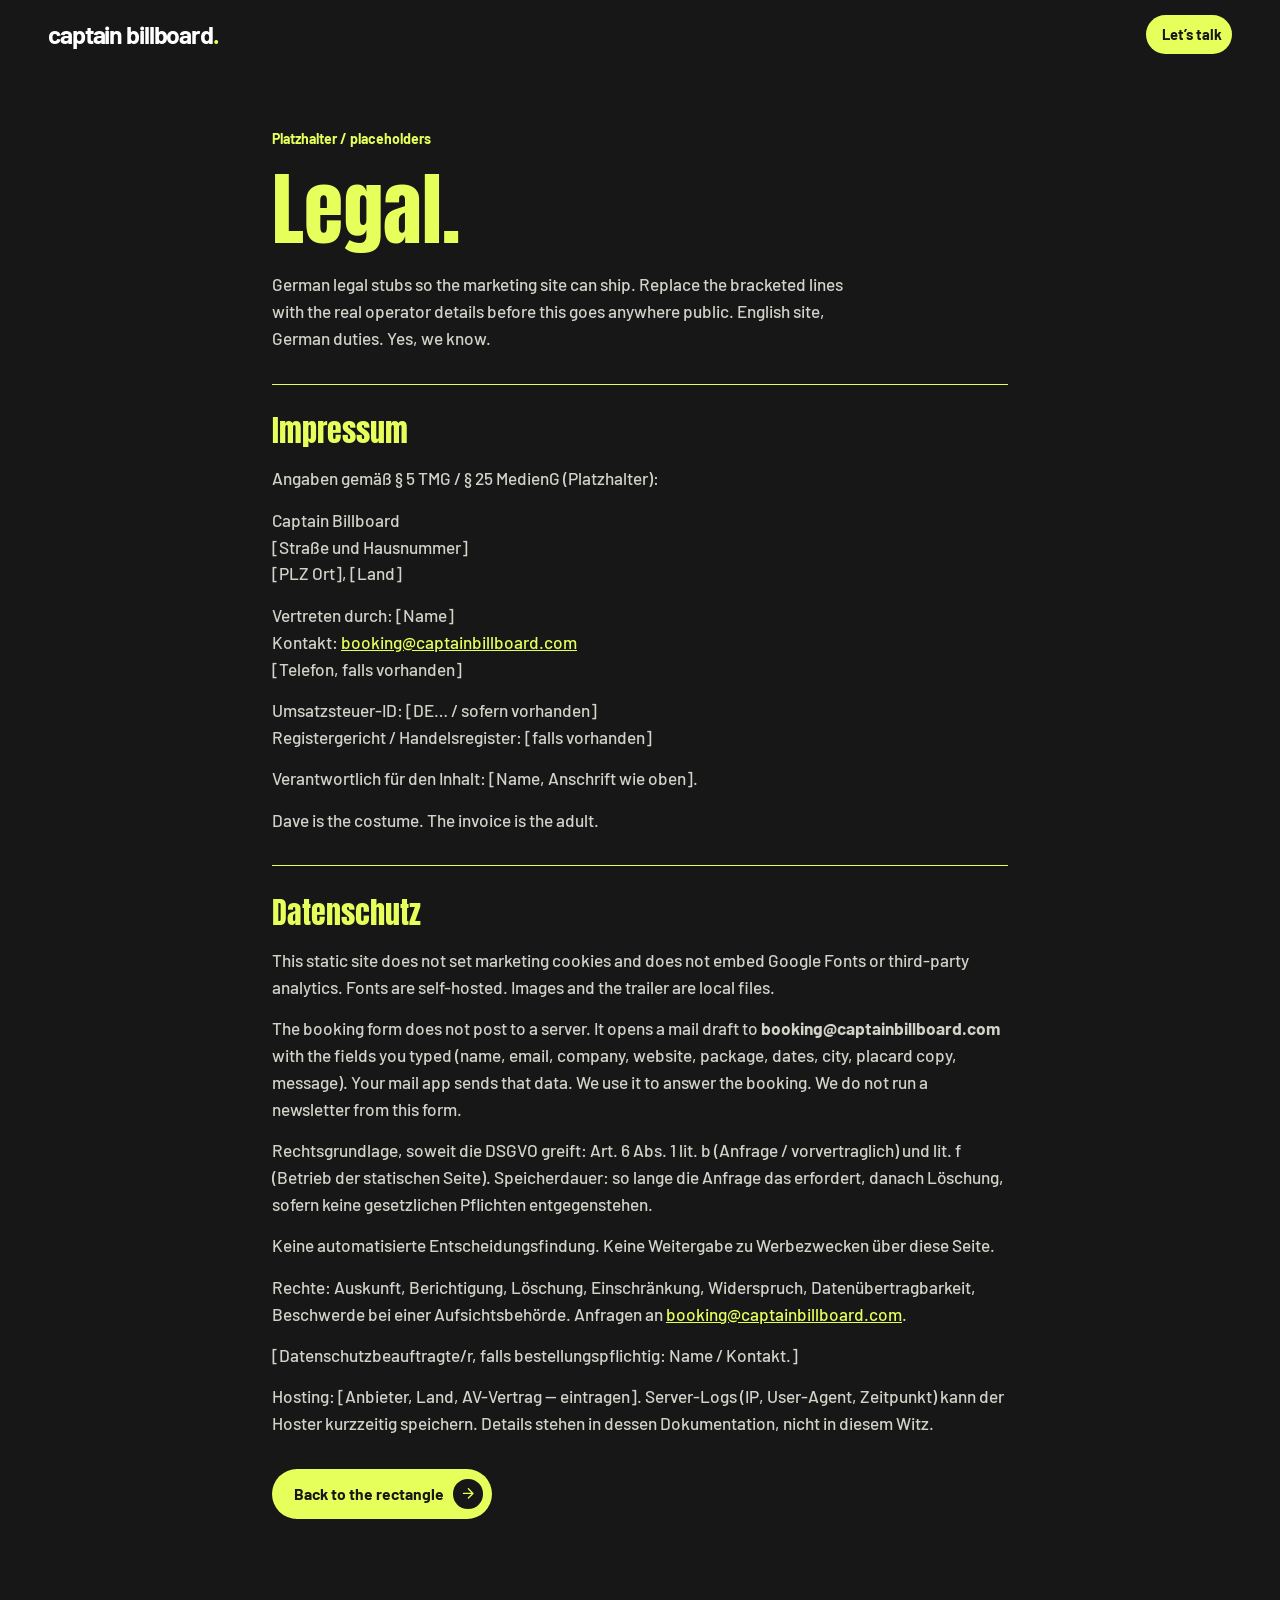
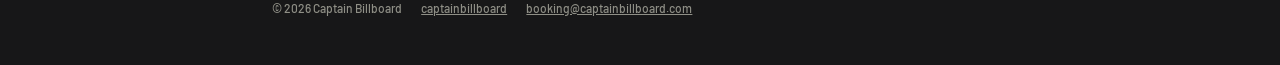
<file: legal.html>
<!DOCTYPE html>
<html lang="de">
<head>
  <meta charset="utf-8">
  <meta name="viewport" content="width=device-width, initial-scale=1">
  <title>Impressum &amp; Datenschutz — Captain Billboard</title>
  <meta name="robots" content="noindex">
  <link rel="icon" href="assets/img/favicon.svg" type="image/svg+xml">
  <link rel="icon" href="assets/img/favicon.png" type="image/png">
  <meta name="theme-color" content="#171718">
  <link rel="stylesheet" href="assets/fonts/fonts.css">
  <link rel="stylesheet" href="css/styles.css">
</head>
<body>
  <a class="skip" href="#legal">Zum Inhalt</a>
  <header class="nav">
    <a class="mark" href="index.html">captain billboard<span class="mark__dot">.</span></a>
    <div class="nav__end">
      <a class="pill" href="index.html#book">Let’s talk</a>
    </div>
  </header>

  <main id="legal" class="legal-page">
    <p class="eyebrow">Platzhalter / placeholders</p>
    <h1>Legal.</h1>
    <p class="measure">German legal stubs so the marketing site can ship. Replace the bracketed lines with the real operator details before this goes anywhere public. English site, German duties. Yes, we know.</p>

    <article class="legal-block" id="impressum">
      <h2>Impressum</h2>
      <p>Angaben gemäß § 5 TMG / § 25 MedienG (Platzhalter):</p>
      <p>
        Captain Billboard<br>
        [Straße und Hausnummer]<br>
        [PLZ Ort], [Land]
      </p>
      <p>
        Vertreten durch: [Name]<br>
        Kontakt: <a href="mailto:booking@captainbillboard.com">booking@captainbillboard.com</a><br>
        [Telefon, falls vorhanden]
      </p>
      <p>
        Umsatzsteuer-ID: [DE… / sofern vorhanden]<br>
        Registergericht / Handelsregister: [falls vorhanden]
      </p>
      <p>Verantwortlich für den Inhalt: [Name, Anschrift wie oben].</p>
      <p>Dave is the costume. The invoice is the adult.</p>
    </article>

    <article class="legal-block" id="datenschutz">
      <h2>Datenschutz</h2>
      <p>This static site does not set marketing cookies and does not embed Google Fonts or third-party analytics. Fonts are self-hosted. Images and the trailer are local files.</p>
      <p>The booking form does not post to a server. It opens a mail draft to <strong>booking@captainbillboard.com</strong> with the fields you typed (name, email, company, website, package, dates, city, placard copy, message). Your mail app sends that data. We use it to answer the booking. We do not run a newsletter from this form.</p>
      <p>Rechtsgrundlage, soweit die DSGVO greift: Art. 6 Abs. 1 lit. b (Anfrage / vorvertraglich) und lit. f (Betrieb der statischen Seite). Speicherdauer: so lange die Anfrage das erfordert, danach Löschung, sofern keine gesetzlichen Pflichten entgegenstehen.</p>
      <p>Keine automatisierte Entscheidungsfindung. Keine Weitergabe zu Werbezwecken über diese Seite.</p>
      <p>Rechte: Auskunft, Berichtigung, Löschung, Einschränkung, Widerspruch, Datenübertragbarkeit, Beschwerde bei einer Aufsichtsbehörde. Anfragen an <a href="mailto:booking@captainbillboard.com">booking@captainbillboard.com</a>.</p>
      <p>[Datenschutzbeauftragte/r, falls bestellungspflichtig: Name / Kontakt.]</p>
      <p>Hosting: [Anbieter, Land, AV-Vertrag — eintragen]. Server-Logs (IP, User-Agent, Zeitpunkt) kann der Hoster kurzzeitig speichern. Details stehen in dessen Dokumentation, nicht in diesem Witz.</p>
    </article>

    <p style="margin-top:2rem"><a class="pill pill--lime pill--lg" href="index.html">Back to the rectangle <span class="arrow" aria-hidden="true"><svg viewBox="0 0 24 24" aria-hidden="true"><path d="M5 12h13M12 5.5 18.5 12 12 18.5"/></svg></span></a></p>
  </main>

  <footer class="legal-bar">
    <span>© <span id="y"></span> Captain Billboard</span>
    <a href="index.html">captainbillboard</a>
    <a href="mailto:booking@captainbillboard.com">booking@captainbillboard.com</a>
  </footer>
  <div class="ad-cursor" hidden aria-hidden="true"><span class="ad-cursor__tag">Ad Space free</span></div>
  <script src="js/main.js"></script>
</body>
</html>
</file>
<file: assets/fonts/fonts.css>
@font-face {
  font-family: "Black Han Sans";
  src: url("black-han-sans-400.woff2") format("woff2"),
    url("black-han-sans-latin-400.woff2") format("woff2");
  font-weight: 400;
  font-style: normal;
  font-display: swap;
}

@font-face {
  font-family: "Anton";
  src: url("anton-latin-400.woff2") format("woff2");
  font-weight: 400;
  font-style: normal;
  font-display: swap;
}

@font-face {
  font-family: "Barlow";
  src: url("barlow-latin-400.woff2") format("woff2");
  font-weight: 400;
  font-style: normal;
  font-display: swap;
}

@font-face {
  font-family: "Barlow";
  src: url("barlow-latin-400-italic.woff2") format("woff2");
  font-weight: 400;
  font-style: italic;
  font-display: swap;
}

@font-face {
  font-family: "Barlow";
  src: url("barlow-latin-500.woff2") format("woff2");
  font-weight: 500;
  font-style: normal;
  font-display: swap;
}

@font-face {
  font-family: "Barlow";
  src: url("barlow-latin-600.woff2") format("woff2");
  font-weight: 600;
  font-style: normal;
  font-display: swap;
}

@font-face {
  font-family: "Barlow";
  src: url("barlow-latin-700.woff2") format("woff2");
  font-weight: 700;
  font-style: normal;
  font-display: swap;
}

@font-face {
  font-family: "Barlow";
  src: url("barlow-latin-700-italic.woff2") format("woff2");
  font-weight: 700;
  font-style: italic;
  font-display: swap;
}

@font-face {
  font-family: "JetBrains Mono";
  src: url("jetbrains-mono-latin-400.woff2") format("woff2");
  font-weight: 400;
  font-style: normal;
  font-display: swap;
}

@font-face {
  font-family: "JetBrains Mono";
  src: url("jetbrains-mono-latin-500.woff2") format("woff2");
  font-weight: 500;
  font-style: normal;
  font-display: swap;
}

@font-face {
  font-family: "JetBrains Mono";
  src: url("jetbrains-mono-latin-700.woff2") format("woff2");
  font-weight: 700;
  font-style: normal;
  font-display: swap;
}
</file>
<file: css/styles.css>
:root {
  color-scheme: dark;
  scrollbar-color: #3d3d3a var(--ink);
  --ink: #171718;
  --ink-2: #252828;
  --lime: #e6ff5a;
  --grey: #d3d2c9;
  --mute: #8f8f86;
  --paper: #d3d2c9;
  --live: #e6ff5a;
  --display: "Anton", Impact, sans-serif;
  --sans: "Barlow", "Segoe UI", sans-serif;
  --mono: "JetBrains Mono", ui-monospace, monospace;
  --pad: clamp(1rem, 4vw, 3rem);
  --wide: 84rem;
  --ease: cubic-bezier(0.16, 1, 0.3, 1);
  --nav-clear: 6.25rem;
}

*,
*::before,
*::after {
  box-sizing: border-box;
}

html {
  scroll-behavior: smooth;
  /* gentle snapping: the full-screen shots catch, the rest of the page doesn't */
  scroll-snap-type: y proximity;
}

[id] {
  scroll-margin-top: var(--nav-clear);
}

::selection {
  background: var(--lime);
  color: var(--ink);
}

body {
  margin: 0;
  background: var(--ink);
  color: var(--grey);
  font-family: var(--sans);
  font-size: 1.08rem;
  font-weight: 500;
  line-height: 1.55;
  overflow-x: hidden;
  -webkit-font-smoothing: antialiased;
}

img,
video {
  max-width: 100%;
  display: block;
}

a {
  color: inherit;
}

:focus-visible {
  outline: 2px solid var(--lime);
  outline-offset: 3px;
}

h1,
h2,
h3,
p,
ul,
ol,
figure,
blockquote {
  margin: 0;
}

p + p,
.note {
  margin-top: 0.85em;
}

.skip {
  position: absolute;
  left: 1rem;
  top: -4rem;
  z-index: 90;
  background: var(--lime);
  color: var(--ink);
  padding: 0.55rem 0.85rem;
  font-size: 0.85rem;
  text-decoration: none;
}

.skip:focus {
  top: 1rem;
}

.measure,
.note,
.stat p,
.faq p,
.split p,
.prose p,
.spec__notes p,
.steps p,
.talk__copy p {
  max-width: 36rem;
}

.note {
  color: var(--mute);
  font-size: 0.92rem;
}

.eyebrow,
.kicker {
  font-size: 0.88rem;
  font-weight: 700;
  color: var(--lime);
  margin-bottom: 1rem;
}

.kicker {
  margin-bottom: 0.6rem;
}

.display {
  font-family: var(--display);
  font-size: clamp(2.5rem, 7.2vw, 5.6rem);
  font-weight: 400;
  line-height: 1.02;
  letter-spacing: -0.015em;
  color: var(--lime);
  max-width: 20ch;
  margin-bottom: 1.3rem;
  text-wrap: balance;
}

.pull {
  font-family: var(--display);
  font-size: clamp(2.7rem, 8.4vw, 7rem);
  font-weight: 400;
  line-height: 1.08;
  letter-spacing: -0.02em;
  color: var(--lime);
  max-width: 18ch;
  text-wrap: balance;
}

.pull--center {
  max-width: none;
  text-align: center;
  font-size: clamp(2.1rem, 5vw, 4.2rem);
}

.pull-band {
  width: min(100% - var(--pad) * 2, var(--wide));
  margin: 0 auto;
  padding: clamp(3.5rem, 9vw, 6.5rem) 0 clamp(2rem, 5vw, 3rem);
}

.block {
  width: min(100% - var(--pad) * 2, var(--wide));
  margin: 0 auto;
  padding: clamp(4rem, 11vw, 8rem) 0;
}

.block--tight {
  padding: clamp(1.5rem, 4vw, 2.5rem) 0 0;
}

/* --- arrows + pills --- */

.arrow,
.arrow-btn {
  display: inline-grid;
  place-items: center;
  flex-shrink: 0;
}

.arrow svg,
.arrow-btn svg {
  width: 1.05rem;
  height: 1.05rem;
  fill: none;
  stroke: currentColor;
  stroke-width: 2;
  stroke-linecap: round;
  stroke-linejoin: round;
}

.arrow {
  width: 1.85rem;
  height: 1.85rem;
  border-radius: 50%;
  background: var(--ink);
  color: var(--lime);
  transition: transform 0.4s var(--ease);
}

.arrow--lime {
  background: var(--lime);
  color: var(--ink);
}

.arrow-btn {
  width: 2.75rem;
  height: 2.75rem;
  border: 0;
  border-radius: 50%;
  background: var(--lime);
  color: var(--ink);
  cursor: pointer;
  transition: transform 0.45s var(--ease), background 0.3s var(--ease);
}

.arrow-btn--sm {
  width: 2.25rem;
  height: 2.25rem;
}

.arrow-btn--line {
  background: transparent;
  color: var(--lime);
  border: 1.5px solid var(--lime);
}

.arrow-btn--line:hover {
  background: var(--lime);
  color: var(--ink);
}

.arrow-btn--back svg {
  transform: rotate(180deg);
}

.pill {
  display: inline-flex;
  align-items: center;
  gap: 0.6rem;
  min-height: 2.45rem;
  padding: 0.45rem 0.6rem 0.45rem 1.05rem;
  border: 0;
  border-radius: 999px;
  background: var(--lime);
  color: var(--ink);
  font-family: var(--sans);
  font-size: 0.92rem;
  font-weight: 700;
  text-decoration: none;
  cursor: pointer;
  transition: background 0.3s var(--ease), color 0.3s var(--ease);
}

.pill:hover {
  background: var(--grey);
  color: var(--ink);
}

.pill:hover .arrow {
  background: var(--ink);
  color: var(--lime);
  transform: translateX(3px);
}

.pill--lg {
  min-height: 3.1rem;
  padding: 0.5rem 0.6rem 0.5rem 1.35rem;
  font-size: 0.98rem;
}

.pill--lime {
  background: var(--lime);
  color: var(--ink);
}

.pill--lime .arrow {
  background: var(--ink);
  color: var(--lime);
}

.pill--ink {
  background: var(--ink);
  color: var(--paper);
}

.pill--ink:hover {
  background: #000;
}

.pill:active,
.arrow-btn:active {
  transform: scale(0.97);
}

.pill__stack {
  display: grid;
  gap: 0.1rem;
  text-align: left;
}

.pill__b {
  font-weight: 400;
  font-size: 0.85em;
  color: var(--ink);
}

.pill--ink .pill__b {
  color: var(--lime);
}

.text-link {
  font-size: 0.92rem;
  font-weight: 600;
  color: var(--lime);
  text-underline-offset: 0.25em;
}

/* --- nav --- */

.nav {
  position: fixed;
  top: 0;
  left: 0;
  right: 0;
  z-index: 60;
  display: flex;
  align-items: center;
  justify-content: space-between;
  gap: 1rem;
  padding: 0.95rem var(--pad);
  transition: background 0.35s var(--ease), backdrop-filter 0.35s var(--ease);
}

.nav.is-stuck {
  background: var(--ink-2);
  border-bottom: 1px solid color-mix(in srgb, var(--lime) 28%, transparent);
}

.nav.is-stuck .menu-btn {
  color: var(--grey);
}

.mark,
.talk__mark {
  font-family: var(--sans);
  font-weight: 700;
  letter-spacing: -0.045em;
  line-height: 1;
  color: #fff;
  text-decoration: none;
  text-transform: none;
}

.mark {
  display: inline-block;
  font-size: clamp(1.2rem, 2.15vw, 1.55rem);
}

.talk__mark {
  margin: clamp(2.5rem, 6vw, 4rem) 0 0.6rem;
  font-size: clamp(1.85rem, 5.4vw, 3.1rem);
}

.mark__dot {
  color: var(--lime);
}

.nav__end {
  display: flex;
  align-items: center;
  gap: 0.75rem;
}

.menu-btn {
  appearance: none;
  border: 0;
  background: none;
  color: var(--paper);
  font: inherit;
  font-size: 1.02rem;
  font-weight: 700;
  cursor: pointer;
  padding: 0.35rem 0.1rem;
}

.menu-btn[aria-expanded="true"] {
  color: var(--lime);
}

.menu {
  position: fixed;
  inset: 0;
  z-index: 55;
  background: var(--ink);
  overflow-y: auto;
  animation: menu-in 0.45s var(--ease);
}

.menu[hidden] {
  display: none;
}

@keyframes menu-in {
  from { opacity: 0; transform: translateY(-1.5rem); }
}

.menu__inner {
  width: min(100% - var(--pad) * 2, var(--wide));
  margin: 0 auto;
  min-height: 100%;
  display: flex;
  flex-direction: column;
  justify-content: space-between;
  gap: 2rem;
  padding: 6.25rem 0 2.5rem;
}

.menu__links {
  display: grid;
}

.menu__links a {
  font-family: var(--display);
  font-size: clamp(1.7rem, 6vw, 3.2rem);
  line-height: 1.12;
  color: var(--lime);
  text-decoration: none;
  transition: color 0.25s var(--ease), transform 0.35s var(--ease);
}

.menu__links a:hover,
.menu__links a.is-here {
  color: var(--paper);
  transform: translateX(0.5rem);
}

.menu__mail {
  font-size: 1.05rem;
  font-weight: 600;
  color: var(--lime);
}

.menu__foot p {
  margin-top: 0.7rem;
  color: var(--mute);
  font-size: 0.9rem;
  max-width: 30rem;
}

/* --- hero --- */

.hero {
  height: 185vh;
}

.hero__stage {
  --p: 0;
  position: sticky;
  top: 0;
  height: 100vh;
  height: 100svh;
  display: flex;
  flex-direction: column;
  align-items: flex-start;
  justify-content: flex-end;
  padding: 0;
  overflow: hidden;
}

/* The shot owns the whole first screen. No cream wash. No paper column. */
.hero__shot {
  position: absolute;
  inset: 0;
  z-index: 0;
  overflow: hidden;
}

.hero__shot img {
  width: 100%;
  height: 100%;
  object-fit: cover;
  object-position: 70% 50%;
  filter: saturate(1.04) contrast(1.06) brightness(calc(0.9 + var(--p) * 0.08));
  transform: scale(calc(1 + var(--p) * 0.08));
}

.hero__shot::after {
  content: none;
}

/* Left of Dave. Huge on purpose. Never across the back placard. */
.hero__type {
  position: relative;
  z-index: 2;
  flex: 1 1 auto;
  display: flex;
  flex-direction: column;
  justify-content: flex-start;
  width: auto;
  max-width: min(56vw, 50rem);
  align-items: flex-start;
  padding: clamp(6.5rem, 13vh, 8.5rem) var(--pad) 1.2rem;
  text-align: left;
  transform: translateY(calc(var(--p) * -52vh)) scale(calc(1 - var(--p) * 0.06));
  opacity: calc(1 - max(0, var(--p) - 0.9) * 10);
}

.hero__tag {
  display: inline-block;
  width: fit-content;
  max-width: 38rem;
  margin: 0 0 1rem;
  padding: 0.55rem 0.8rem;
  background: var(--ink);
  color: var(--paper);
  font-size: clamp(1.12rem, 1.9vw, 1.42rem);
  font-weight: 700;
  line-height: 1.25;
}

.hero__giant {
  font-family: var(--display);
  font-size: clamp(6.2rem, 18vw, 17rem);
  font-weight: 400;
  line-height: 0.82;
  letter-spacing: -0.02em;
  color: var(--lime);
  white-space: nowrap;
}

.hero__serif {
  font-family: var(--display);
  font-size: clamp(2.6rem, 7.4vw, 6.8rem);
  line-height: 0.92;
  letter-spacing: 0.01em;
  color: var(--lime);
  margin-top: 0.06em;
  white-space: nowrap;
}

/* Credit + stats sit on a #171718 plate at the bottom, never on the sky
   and never across the back placard. In flow so the bigger strip
   does not cover RENT. */
.hero__foot {
  position: relative;
  z-index: 3;
  flex: 0 0 auto;
  width: 100%;
  max-width: none;
  margin: 0;
  padding: 1.25rem var(--pad) 1.4rem;
  background: var(--ink);
  border-top: 1px solid color-mix(in srgb, var(--lime) 22%, transparent);
  opacity: calc(1 - max(0, var(--p) - 0.35) * 2.8);
  transform: none;
}

.hero__credit {
  max-width: 58rem;
  margin: 0;
  font-size: clamp(1.2rem, 2.15vw, 1.7rem);
  font-weight: 700;
  line-height: 1.28;
  color: var(--paper);
  text-align: left;
  text-wrap: balance;
}

.hero__credit b {
  color: var(--lime);
  font-weight: 700;
}

.hero__strip {
  position: relative;
  width: 100%;
  max-width: none;
  margin: 0.95rem 0 0;
  display: grid;
  gap: 1rem 2rem;
  padding-top: 0.95rem;
  border-top: 1px solid color-mix(in srgb, var(--lime) 28%, transparent);
}

.hero__who {
  text-align: left;
}

.hero__who p {
  font-size: clamp(1.12rem, 1.9vw, 1.5rem);
  font-weight: 700;
  color: var(--paper);
}

.hero__who-light {
  font-weight: 600;
  color: var(--mute);
  margin-top: 0.25rem;
}

.chips {
  display: grid;
  grid-template-columns: repeat(3, auto);
  gap: 1.15rem;
  justify-content: start;
}

@media (max-aspect-ratio: 5 / 4) {
  .hero__shot img {
    object-position: 78% 42%;
  }

  .hero__type {
    position: relative;
    left: auto;
    right: auto;
    bottom: auto;
    width: auto;
    max-width: min(88vw, 36rem);
    padding: clamp(5.8rem, 12vh, 7.5rem) var(--pad) 1rem;
    transform: none;
    opacity: 1;
    z-index: 2;
  }

  .hero__giant {
    font-size: clamp(5rem, 22vw, 9rem);
  }

  .hero__serif {
    font-size: clamp(2rem, 9.2vw, 3.8rem);
  }

  .hero__foot {
    padding: 1.15rem var(--pad) 1.25rem;
  }
}

@media (max-aspect-ratio: 5 / 4) and (max-height: 780px) {
  .hero__giant {
    font-size: clamp(4.2rem, 18vw, 7rem);
  }

  .hero__serif {
    font-size: clamp(1.7rem, 7.4vw, 3rem);
  }

  .hero__type {
    padding-top: 5.8rem;
    justify-content: flex-end;
  }
}

.chip {
  position: relative;
  display: flex;
  align-items: flex-start;
  gap: 0.65rem;
  padding-right: 1.15rem;
}

.chip + .chip {
  padding-left: 1.15rem;
}

.chip + .chip::before {
  content: "";
  position: absolute;
  left: 0;
  top: 0.15rem;
  bottom: 0.15rem;
  width: 1px;
  background: color-mix(in srgb, var(--lime) 40%, transparent);
}

.chip__live {
  width: 11px;
  height: 11px;
  margin-top: 0.7rem;
  border-radius: 50%;
  background: var(--live);
  flex-shrink: 0;
  animation: live 1.8s ease-in-out infinite;
}

@keyframes live {
  0%, 100% { transform: scale(1); opacity: 1; }
  50% { transform: scale(1.5); opacity: 0.55; }
}

.chip__n {
  font-size: clamp(1.85rem, 3.5vw, 2.85rem);
  font-weight: 700;
  font-variant-numeric: lining-nums tabular-nums;
  line-height: 1;
  color: var(--paper);
  white-space: nowrap;
}

.chip__n span {
  font-size: 0.42em;
  font-weight: 700;
  margin-left: 0.18em;
  vertical-align: 0.38em;
}

.chip__l {
  margin-top: 0.4rem;
  font-size: clamp(0.9rem, 1.35vw, 1.12rem);
  font-weight: 600;
  color: var(--mute);
  white-space: nowrap;
}

@media (max-width: 639px) {
  .chips {
    gap: 0.55rem;
    width: 100%;
  }

  .chip {
    padding-right: 0.45rem;
  }

  .chip + .chip {
    padding-left: 0.55rem;
  }

  .chip__n {
    font-size: clamp(1.45rem, 6.4vw, 1.9rem);
  }

  .chip__l {
    font-size: 0.72rem;
    white-space: normal;
  }


  .shot figcaption {
    gap: 0.55rem;
  }

  .nav .pill {
    display: none;
  }
}

/* --- statement --- */

.statement {
  width: min(100% - var(--pad) * 2, 68rem);
  margin: 0 auto;
  padding: clamp(3rem, 9vw, 7rem) 0;
  text-align: center;
}

.statement__lede {
  font-size: clamp(1.4rem, 3.1vw, 2.55rem);
  font-weight: 700;
  line-height: 1.22;
  color: var(--paper);
}

.statement .note {
  margin-top: 1.4rem;
  margin-left: auto;
  margin-right: auto;
}

.statement__end {
  display: grid;
  gap: 1.8rem;
  justify-items: center;
  margin-top: 2.6rem;
}

.meta {
  display: flex;
  flex-wrap: wrap;
  justify-content: center;
  gap: 1rem 2.4rem;
}

.meta b {
  display: block;
  font-size: 1.6rem;
  font-weight: 700;
  line-height: 1;
  color: var(--paper);
}

.meta span {
  font-size: 0.72rem;
  color: var(--mute);
}

.cta-row {
  display: flex;
  flex-wrap: wrap;
  align-items: center;
  justify-content: center;
  gap: 1rem 1.6rem;
}

/* --- numbered rows --- */

.rows {
  margin: clamp(2.5rem, 6vw, 4rem) 0;
}

.row {
  position: relative;
  display: grid;
  grid-template-columns: auto 1fr auto;
  align-items: center;
  gap: 0.4rem 1rem;
  padding: 1.6rem 0;
  border-bottom: 1px solid color-mix(in srgb, var(--grey) 18%, transparent);
  text-decoration: none;
  color: inherit;
}

.row::after {
  content: "";
  position: absolute;
  left: 0;
  bottom: -1px;
  height: 1px;
  width: 0;
  background: var(--lime);
  transition: width 0.6s var(--ease);
}

.row:hover::after,
.row:focus-visible::after {
  width: 100%;
}

.row__num {
  display: block;
  height: 1em;
  overflow: hidden;
  font-size: 0.95rem;
  font-weight: 700;
  line-height: 1;
  color: var(--lime);
}

.row__num i {
  display: block;
  font-style: normal;
  transition: transform 0.45s var(--ease);
}

.row:hover .row__num i {
  transform: translateY(-100%);
}

.row__title {
  font-family: var(--display);
  font-size: clamp(2rem, 6.4vw, 5rem);
  line-height: 1.05;
  color: var(--lime);
  transition: color 0.3s var(--ease);
}

.row__arrow {
  display: inline-grid;
  place-items: center;
  width: 2rem;
  color: var(--lime);
  transition: transform 0.45s var(--ease);
}

.row__arrow svg {
  width: 1.55rem;
  height: 1.55rem;
  fill: none;
  stroke: currentColor;
  stroke-width: 1.6;
  stroke-linecap: round;
  stroke-linejoin: round;
}

.row:hover .row__arrow,
.row:focus-visible .row__arrow {
  transform: translateX(6px);
}

.row__sub {
  grid-column: 2;
  color: var(--mute);
  font-size: 0.92rem;
}

.row .row__arrow {
  grid-row: 1;
  grid-column: 3;
}

/* --- split / frames / lists --- */

.split {
  display: grid;
  gap: 2rem;
  margin-top: 2.2rem;
}

.split--tight {
  gap: 1.6rem;
  margin-top: 2.8rem;
  padding-top: 1.6rem;
  border-top: 1px solid color-mix(in srgb, var(--grey) 18%, transparent);
}

.display--center,
.player__title {
  max-width: none;
  text-align: center;
  margin-left: auto;
  margin-right: auto;
}

.player__title {
  font-family: var(--display);
  font-size: clamp(1.7rem, 4.4vw, 3.4rem);
  font-weight: 400;
  line-height: 1.15;
  letter-spacing: -0.015em;
  color: var(--lime);
  max-width: 22ch;
  margin: 2.2rem auto 1.1rem;
  text-wrap: balance;
}

#trailer {
  text-align: center;
  scroll-margin-top: var(--nav-clear);
  padding-top: clamp(5.75rem, 12vw, 9rem);
}

#rates,
#book {
  scroll-margin-top: var(--nav-clear);
}

#rates {
  padding-top: clamp(5.75rem, 12vw, 9rem);
}

#trailer .measure,
#trailer .note {
  margin-left: auto;
  margin-right: auto;
}

#trailer .player {
  margin-top: 0;
}

/* Lime stays reserved for pulls and key type; working headings are sans. */
h3 {
  font-family: var(--sans);
  font-size: 1.12rem;
  font-weight: 700;
  line-height: 1.25;
  letter-spacing: -0.01em;
  color: var(--paper);
  margin-bottom: 0.5rem;
}

.ticks {
  list-style: none;
  padding: 1rem 0 0;
}

.ticks li {
  position: relative;
  padding: 0.55rem 0 0.55rem 1.4rem;
  border-bottom: 1px solid color-mix(in srgb, var(--grey) 15%, transparent);
  max-width: 36rem;
}

.ticks li::before {
  content: "→";
  position: absolute;
  left: 0;
  color: var(--lime);
}

/* --- lies --- */

.lies {
  display: grid;
  gap: 1rem;
  margin-top: 2.6rem;
}

.lie {
  padding: 1.4rem;
  border-radius: 1rem;
  background: var(--ink-2);
}

.lie h3 {
  color: var(--paper);
}

.lie__tag {
  display: inline-block;
  margin-bottom: 0.8rem;
  padding: 0.15rem 0.6rem;
  border-radius: 999px;
  border: 1px solid color-mix(in srgb, var(--grey) 35%, transparent);
  font-size: 0.7rem;
  font-weight: 600;
  color: var(--mute);
}

.lie--true .lie__tag {
  background: var(--lime);
  border-color: var(--lime);
  color: var(--ink);
}

/* --- spec / stats / steps --- */

.spec,
.stats,
.steps,
.rates {
  display: grid;
  gap: 1.8rem;
  margin-top: 2.4rem;
}

.spec__box {
  display: grid;
  place-items: center;
  width: min(100%, 19rem);
  aspect-ratio: 1;
  margin: 1rem 0;
  background: var(--lime);
  color: var(--ink);
  border-radius: 0.6rem;
  font-family: var(--display);
  font-size: clamp(2rem, 5vw, 3.2rem);
  font-weight: 400;
  letter-spacing: -0.02em;
}

.spec__notes {
  display: grid;
  gap: 1.5rem;
}

.stat__n {
  font-size: clamp(4.5rem, 13vw, 8rem);
  font-weight: 800;
  font-variant-numeric: lining-nums tabular-nums;
  line-height: 0.92;
  letter-spacing: -0.05em;
  color: var(--lime);
}

.stat__n span {
  font-size: 0.4em;
}

.source {
  margin-top: 0.7rem;
  font-size: 0.72rem;
  color: var(--mute);
}

.rule {
  margin-top: 3rem;
  padding-top: 1.8rem;
  border-top: 1px solid var(--lime);
}

.rule__n {
  font-family: var(--display);
  font-size: clamp(2rem, 6vw, 3.6rem);
  line-height: 1;
  color: var(--lime);
  margin: 0.3rem 0 1rem;
}

.rule b,
.statement b {
  color: var(--lime);
}

.steps {
  list-style: none;
  padding: 0;
}

.steps li {
  padding-top: 1.1rem;
  border-top: 1px solid color-mix(in srgb, var(--grey) 20%, transparent);
}

.steps span {
  display: block;
  margin-bottom: 0.5rem;
  font-size: 0.8rem;
  font-weight: 700;
  color: var(--lime);
}

/* --- player --- */

/* ultrawide 21:9 — the clip is 2560×1080. Pin the video so a 16:9
   poster cannot stretch the figure. */
.player {
  position: relative;
  width: 100vw;
  margin: 2.4rem 0 0 calc(50% - 50vw);
  overflow: hidden;
  background: #000;
  aspect-ratio: 2560 / 1080;
  height: auto;
}

.player video {
  position: absolute;
  inset: 0;
  width: 100%;
  height: 100%;
  max-width: none;
  object-fit: cover;
  object-position: center;
}

.player.is-missing::after {
  content: "trailer.mp4";
  position: absolute;
  inset: 0;
  display: grid;
  place-items: center;
  font-family: var(--display);
  font-size: clamp(1.8rem, 5vw, 3.2rem);
  color: var(--lime);
}

/* --- clip report: one full-screen shot at a time --- */

.reel {
  display: block;
}

.shot {
  position: relative;
  height: 100svh;
  overflow: hidden;
  scroll-snap-align: start;
  scroll-margin-top: 0;
  background: var(--ink);
}

.shot img {
  width: 100%;
  height: 100%;
  object-fit: cover;
}

.shot::after {
  content: "";
  position: absolute;
  inset: 0;
  z-index: 1;
  background: linear-gradient(
    0deg,
    color-mix(in srgb, var(--ink) 82%, transparent) 0%,
    color-mix(in srgb, var(--ink) 38%, transparent) 20%,
    transparent 44%
  );
}

.shot figcaption {
  position: absolute;
  left: var(--pad);
  right: var(--pad);
  bottom: clamp(1.4rem, 5vh, 3rem);
  z-index: 2;
  display: grid;
  gap: 0.7rem;
}

.shot__tags {
  display: flex;
  flex-wrap: wrap;
  gap: 0.35rem;
}

.shot__tags span {
  display: inline-flex;
  align-items: center;
  gap: 0.4rem;
  padding: 0.28rem 0.7rem;
  border-radius: 999px;
  border: 1px solid color-mix(in srgb, var(--lime) 45%, transparent);
  background: color-mix(in srgb, var(--ink) 55%, transparent);
  color: var(--lime);
  font-size: 0.7rem;
  font-weight: 600;
}

.shot__tags span::before {
  content: "";
  width: 5px;
  height: 5px;
  border-radius: 50%;
  background: var(--live);
}

.shot__title {
  font-family: var(--display);
  font-size: clamp(1.5rem, 4.2vw, 3.4rem);
  font-weight: 400;
  line-height: 1.06;
  letter-spacing: -0.015em;
  color: var(--lime);
  max-width: 26ch;
  margin: 0;
  text-wrap: balance;
}

.shot__idx {
  font-size: 0.72rem;
  font-weight: 600;
  font-variant-numeric: tabular-nums;
  color: var(--grey);
}

/* the placard close-up: a spec screen rather than a clip-report frame.
   Its caption sits up top so it never lands on the placard's own words. */
.shot--spec img {
  object-position: 50% 62%;
}

.shot--spec::after {
  background: linear-gradient(
    180deg,
    color-mix(in srgb, var(--ink) 88%, transparent) 0%,
    color-mix(in srgb, var(--ink) 45%, transparent) 24%,
    transparent 52%
  );
}

.shot--spec figcaption {
  top: 4.8rem;
  bottom: auto;
}

.shot__note {
  max-width: 46ch;
  font-size: 0.9rem;
  line-height: 1.5;
  color: var(--paper);
}

/* --- marquee --- */

.marquee {
  margin: clamp(3rem, 8vw, 5rem) 0;
  padding: 0.7rem 0;
  background: var(--lime);
  color: var(--ink);
  overflow: hidden;
}

.marquee__track {
  display: flex;
  align-items: center;
  gap: clamp(1.5rem, 4vw, 3.5rem);
  width: max-content;
  will-change: transform;
  animation: drift 26s linear infinite;
}

.marquee:hover .marquee__track {
  animation-play-state: paused;
}

.m-sans {
  font-family: var(--display);
  font-size: clamp(2.4rem, 8vw, 6rem);
  font-weight: 400;
  line-height: 1.12;
  letter-spacing: -0.02em;
}

.m-serif {
  font-family: var(--display);
  font-size: clamp(2.2rem, 7.4vw, 5.6rem);
  line-height: 1.12;
}

@keyframes drift {
  from { transform: translateX(0); }
  to { transform: translateX(-50%); }
}

/* --- quotes --- */

.quotes {
  margin-top: 1.5rem;
}

.quotes__stage {
  display: grid;
}

.quote {
  grid-area: 1 / 1;
  text-align: center;
  animation: quote-in 0.6s var(--ease);
}

.quote[hidden] {
  display: none;
}

@keyframes quote-in {
  from { opacity: 0; transform: translateY(1rem); }
}

.quote p {
  font-family: var(--display);
  font-size: clamp(1.6rem, 4.4vw, 3.2rem);
  font-weight: 400;
  line-height: 1.28;
  color: var(--lime);
  max-width: 34ch;
  margin: 0 auto;
}

.quote footer {
  margin-top: 1.3rem;
  font-size: 0.85rem;
  font-weight: 600;
  color: var(--mute);
}

.quotes__nav {
  display: flex;
  align-items: center;
  justify-content: center;
  gap: 1rem;
  margin-top: 2rem;
}

.quotes__dots {
  display: flex;
  gap: 0.4rem;
}

.quotes__dots i {
  width: 7px;
  height: 7px;
  border-radius: 50%;
  background: color-mix(in srgb, var(--lime) 30%, transparent);
  transition: background 0.3s var(--ease);
}

.quotes__dots i.is-on {
  background: var(--lime);
}

.quotes + .note {
  text-align: center;
  margin: 1.6rem auto 0;
}

/* --- rates --- */

.rate {
  padding: 1.4rem 1.2rem 1.2rem;
  background: var(--ink-2);
  border-radius: 1rem;
  color: var(--grey);
}

.rate__num {
  font-size: 0.78rem;
  font-weight: 700;
  color: var(--lime);
  margin-bottom: 0.7rem;
}

.rate h3 {
  color: var(--paper);
}

.rate__price {
  font-family: var(--display);
  font-size: clamp(2.6rem, 6.5vw, 4rem);
  line-height: 1.08;
  color: var(--lime);
  margin: 0.3rem 0 1rem;
}

.rate ul {
  list-style: none;
  padding: 0;
}

.rate li {
  padding: 0.4rem 0;
  border-bottom: 1px solid color-mix(in srgb, var(--grey) 14%, transparent);
  font-size: 0.95rem;
  color: var(--mute);
}

.rate--on {
  background: var(--lime);
  color: var(--ink);
}

.rate--on .rate__num,
.rate--on h3,
.rate--on .rate__price {
  color: var(--ink);
}

.rate--on .kicker {
  display: inline-block;
  padding: 0.2rem 0.6rem;
  border-radius: 999px;
  background: var(--ink);
  color: var(--lime);
  font-weight: 600;
}

.rate--on li {
  color: var(--ink);
  border-bottom-color: color-mix(in srgb, var(--ink) 22%, transparent);
}

/* --- rules + faq --- */

.rules {
  list-style: none;
  padding: 1.6rem 0 0;
}

.rules li {
  display: grid;
  grid-template-columns: 2.4rem 1fr;
  gap: 0.7rem;
  padding: 0.85rem 0;
  border-top: 1px solid color-mix(in srgb, var(--grey) 18%, transparent);
}

.rules span {
  font-size: 0.82rem;
  font-weight: 700;
  color: var(--lime);
}

.faq {
  margin-top: 1.4rem;
}

.faq details {
  border-top: 1px solid color-mix(in srgb, var(--grey) 18%, transparent);
}

.faq summary {
  display: flex;
  align-items: center;
  justify-content: space-between;
  gap: 1rem;
  cursor: pointer;
  padding: 1rem 0;
  font-weight: 600;
  color: var(--paper);
  list-style: none;
}

.faq summary::-webkit-details-marker {
  display: none;
}

.faq summary::after {
  content: "+";
  color: var(--lime);
  font-size: 1.3rem;
  line-height: 1;
  transition: transform 0.35s var(--ease);
}

.faq details[open] summary::after {
  transform: rotate(45deg);
}

.faq p {
  padding: 0 0 1.1rem;
}

/* --- talk / footer panel --- */

.talk {
  width: min(100% - var(--pad) * 2, 92rem);
  margin: 0 auto clamp(1rem, 3vw, 2rem);
  padding: clamp(5.75rem, 10vw, 7.25rem) clamp(1.2rem, 3.5vw, 3rem) clamp(1.5rem, 3vw, 2rem);
  background: var(--ink-2);
  color: var(--grey);
  border-radius: 1.25rem;
  overflow: hidden;
}

.talk__top {
  display: grid;
  gap: 2rem;
}

.talk__title {
  font-family: var(--display);
  font-size: clamp(2.6rem, 7vw, 5rem);
  font-weight: 400;
  line-height: 0.92;
  letter-spacing: -0.02em;
  color: var(--lime);
}

.talk__sub {
  font-size: clamp(0.95rem, 1.6vw, 1.15rem);
  font-weight: 500;
  margin: 0.4rem 0 1.4rem;
}

.talk__side .kicker,
.talk__side a {
  color: var(--grey);
}

.talk__side ul {
  list-style: none;
  padding: 0;
}

.talk__side li + li {
  margin-top: 0.35rem;
}

.talk__side a {
  text-decoration: none;
  font-weight: 500;
}

.talk__side a:hover {
  text-decoration: underline;
}

.talk__body {
  display: grid;
  gap: 2rem;
  margin-top: clamp(2.5rem, 6vw, 4rem);
  padding-top: clamp(1.5rem, 4vw, 2.5rem);
  border-top: 1px solid color-mix(in srgb, var(--grey) 18%, transparent);
}

.talk__copy h2 {
  font-family: var(--display);
  font-size: clamp(1.9rem, 4vw, 3rem);
  font-weight: 400;
  line-height: 1.08;
  letter-spacing: -0.02em;
  margin-bottom: 0.9rem;
  color: var(--lime);
}

.talk__copy p,
.talk__copy .note {
  color: var(--grey);
}

/* Links on the dark plate take lime. Pills keep their own ink-on-lime. */
.talk__copy p a,
.talk .consent a,
.talk__copy p a:visited,
.talk .consent a:visited,
.talk__copy p a:hover,
.talk .consent a:hover,
.talk__copy p a:focus-visible,
.talk .consent a:focus-visible {
  color: var(--lime);
}

.talk__copy a {
  font-weight: 600;
  text-decoration: underline;
  text-underline-offset: 0.18em;
}

.talk :focus-visible {
  outline-color: var(--lime);
}


.talk__bar {
  display: grid;
  gap: 0.4rem;
  padding-top: 1rem;
  border-top: 1px solid color-mix(in srgb, var(--grey) 18%, transparent);
  font-size: 0.72rem;
  color: var(--mute);
}

/* --- form --- */

.form {
  display: grid;
  gap: 0.8rem;
}

.form label {
  display: grid;
  gap: 0.3rem;
  font-size: 0.72rem;
  font-weight: 700;
  color: var(--grey);
}

.form input,
.form select,
.form textarea {
  font: inherit;
  font-size: 1rem;
  font-weight: 400;
  color: var(--paper);
  background: var(--ink);
  border: 0;
  border-radius: 0.5rem;
  padding: 0.7rem 0.75rem;
  width: 100%;
}

.form input::placeholder,
.form textarea::placeholder {
  color: #7d7d74;
}

.form textarea {
  min-height: 8rem;
  resize: vertical;
}

.pair {
  display: grid;
  gap: 0.8rem;
}

.form .consent {
  display: flex;
  gap: 0.55rem;
  align-items: flex-start;
  font-size: 0.9rem;
  font-weight: 400;
}

.consent input {
  width: auto;
  margin-top: 0.3rem;
}

.form-note {
  font-size: 0.82rem;
  color: var(--mute);
  margin: 0;
}

.form .pill {
  justify-self: start;
}

code {
  font-family: var(--mono);
  font-size: 0.86em;
  color: var(--lime);
}

/* --- legal --- */

.legal-page {
  width: min(100% - var(--pad) * 2, 46rem);
  margin: 0 auto;
  padding: clamp(5rem, 12vw, 8rem) 0 4rem;
}

.legal-page h1 {
  font-family: var(--display);
  font-size: clamp(2.6rem, 9vw, 5rem);
  font-weight: 400;
  line-height: 1.08;
  color: var(--lime);
  margin: 0.4rem 0 1.2rem;
}

.legal-block {
  margin-top: 2rem;
  padding-top: 1.4rem;
  border-top: 1px solid var(--lime);
}

.legal-block h2 {
  font-family: var(--display);
  font-size: 1.9rem;
  font-weight: 400;
  color: var(--lime);
  margin-bottom: 0.7rem;
}

/* Lime links on the dark canvas. Pills keep their own lime plate and ink label. */
.legal-page p a:not(.pill),
.statement p a:not(.pill) {
  color: var(--lime);
}

.legal-bar {
  width: min(100% - var(--pad) * 2, 46rem);
  margin: 0 auto;
  padding: 1rem 0 3rem;
  display: flex;
  flex-wrap: wrap;
  gap: 0.6rem 1.2rem;
  font-size: 0.75rem;
  color: var(--mute);
}

/* --- motion --- */

.reveal {
  opacity: 0;
  transform: translateY(22px);
  transition: opacity 0.8s var(--ease), transform 0.8s var(--ease);
}

.reveal.is-in {
  opacity: 1;
  transform: none;
}

.w {
  display: inline-block;
  overflow: hidden;
  vertical-align: bottom;
  padding: 0.2em 0 0.2em;
  margin-bottom: -0.2em;
}

.w i {
  display: inline-block;
  font-style: inherit;
  transform: translateY(115%);
  transition: transform 0.75s var(--ease);
}

.is-in .w i,
.w.is-in i {
  transform: none;
}

@media (prefers-reduced-motion: reduce) {
  html {
    scroll-behavior: auto;
    scroll-snap-type: none;
  }

  .hero {
    height: 100svh;
  }

  .hero__stage {
    position: relative;
    height: 100svh;
  }

  .hero__shot img {
    filter: saturate(1.06) contrast(1.04);
    transform: none;
  }

  .hero__foot {
    opacity: 1;
    transform: none;
  }

  .reveal,
  .marquee__track,
  .arrow,
  .arrow-btn,
  .row__num i,
  .row::after,
  .quote,
  .w i,
  .chip__live {
    animation: none !important;
    transition: none !important;
    transform: none !important;
    opacity: 1 !important;
  }
}

/* --- breakpoints --- */

@media (min-width: 640px) {
  .hero__tag {
    white-space: nowrap;
    max-width: none;
  }

  .lies,
  .pair,
  .split,
  .spec,
  .stats,
  .steps,
  .talk__top,
  .talk__body {
    grid-template-columns: 1fr 1fr;
  }

  .hero__strip {
    grid-template-columns: minmax(16rem, 1fr) auto;
    align-items: end;
    gap: 1.5rem 2.4rem;
  }

  .hero__who {
    text-align: left;
  }

  .lies {
    grid-template-columns: repeat(3, 1fr);
  }

  .talk__top {
    grid-template-columns: 1.5fr 0.8fr;
  }

  .talk__bar {
    grid-template-columns: 1.6fr 1fr;
    gap: 1.2rem;
  }
}

@media (min-aspect-ratio: 5 / 4) and (max-height: 740px) {
  .hero__giant {
    font-size: clamp(4.6rem, 12.5vw, 9rem);
  }

  .hero__serif {
    font-size: clamp(1.9rem, 5vw, 3.6rem);
  }

  .hero__type {
    padding-top: 6.4rem;
    padding-bottom: 0.6rem;
  }

  .hero__foot {
    padding: 1rem var(--pad) 1.1rem;
  }
}

@media (min-width: 980px) {
  .row {
    grid-template-columns: auto minmax(0, 1fr) auto;
    gap: 0.2rem 2.2rem;
    padding: 2.1rem 0;
  }

  .row__num {
    grid-column: 1;
    grid-row: 1 / span 2;
    align-self: center;
  }

  .row__title {
    grid-column: 2;
    grid-row: 1;
  }

  .row__sub {
    grid-column: 2;
    grid-row: 2;
  }

  .row .row__arrow {
    grid-column: 3;
    grid-row: 1 / span 2;
    align-self: center;
  }

  .split {
    grid-template-columns: 1.05fr 0.95fr;
    gap: 3rem;
  }

  .spec {
    grid-template-columns: 0.85fr 1.15fr;
    gap: 3rem;
  }

  .stats {
    grid-template-columns: repeat(3, 1fr);
    gap: 2rem;
  }

  .steps,
  .rates {
    grid-template-columns: repeat(4, 1fr);
    gap: 1.6rem;
  }

  .talk__body {
    grid-template-columns: 0.85fr 1.15fr;
    gap: 3rem;
  }

  .menu__inner {
    padding-top: 8rem;
  }
}

.is-missing img {
  opacity: 0;
}

.shot.is-missing,
.hero__shot.is-missing {
  background: var(--ink-2);
}

/* --- ad-space cursor follower --- */

.ad-cursor {
  position: fixed;
  top: 0;
  left: 0;
  z-index: 10000;
  pointer-events: none;
  transform: translate3d(-240px, -240px, 0);
  will-change: transform;
  opacity: 0;
}

.ad-cursor.is-on {
  opacity: 1;
}

.ad-cursor__tag {
  display: inline-block;
  margin: 12px 0 0 14px;
  padding: 0.16rem 0.3rem 0.12rem;
  background: var(--lime);
  color: var(--ink);
  border: 1.5px solid var(--ink);
  font-family: var(--display);
  font-size: 0.62rem;
  letter-spacing: 0.03em;
  line-height: 1;
  white-space: nowrap;
}

@media (pointer: coarse) {
  .ad-cursor {
    display: none;
  }
}
</file>
